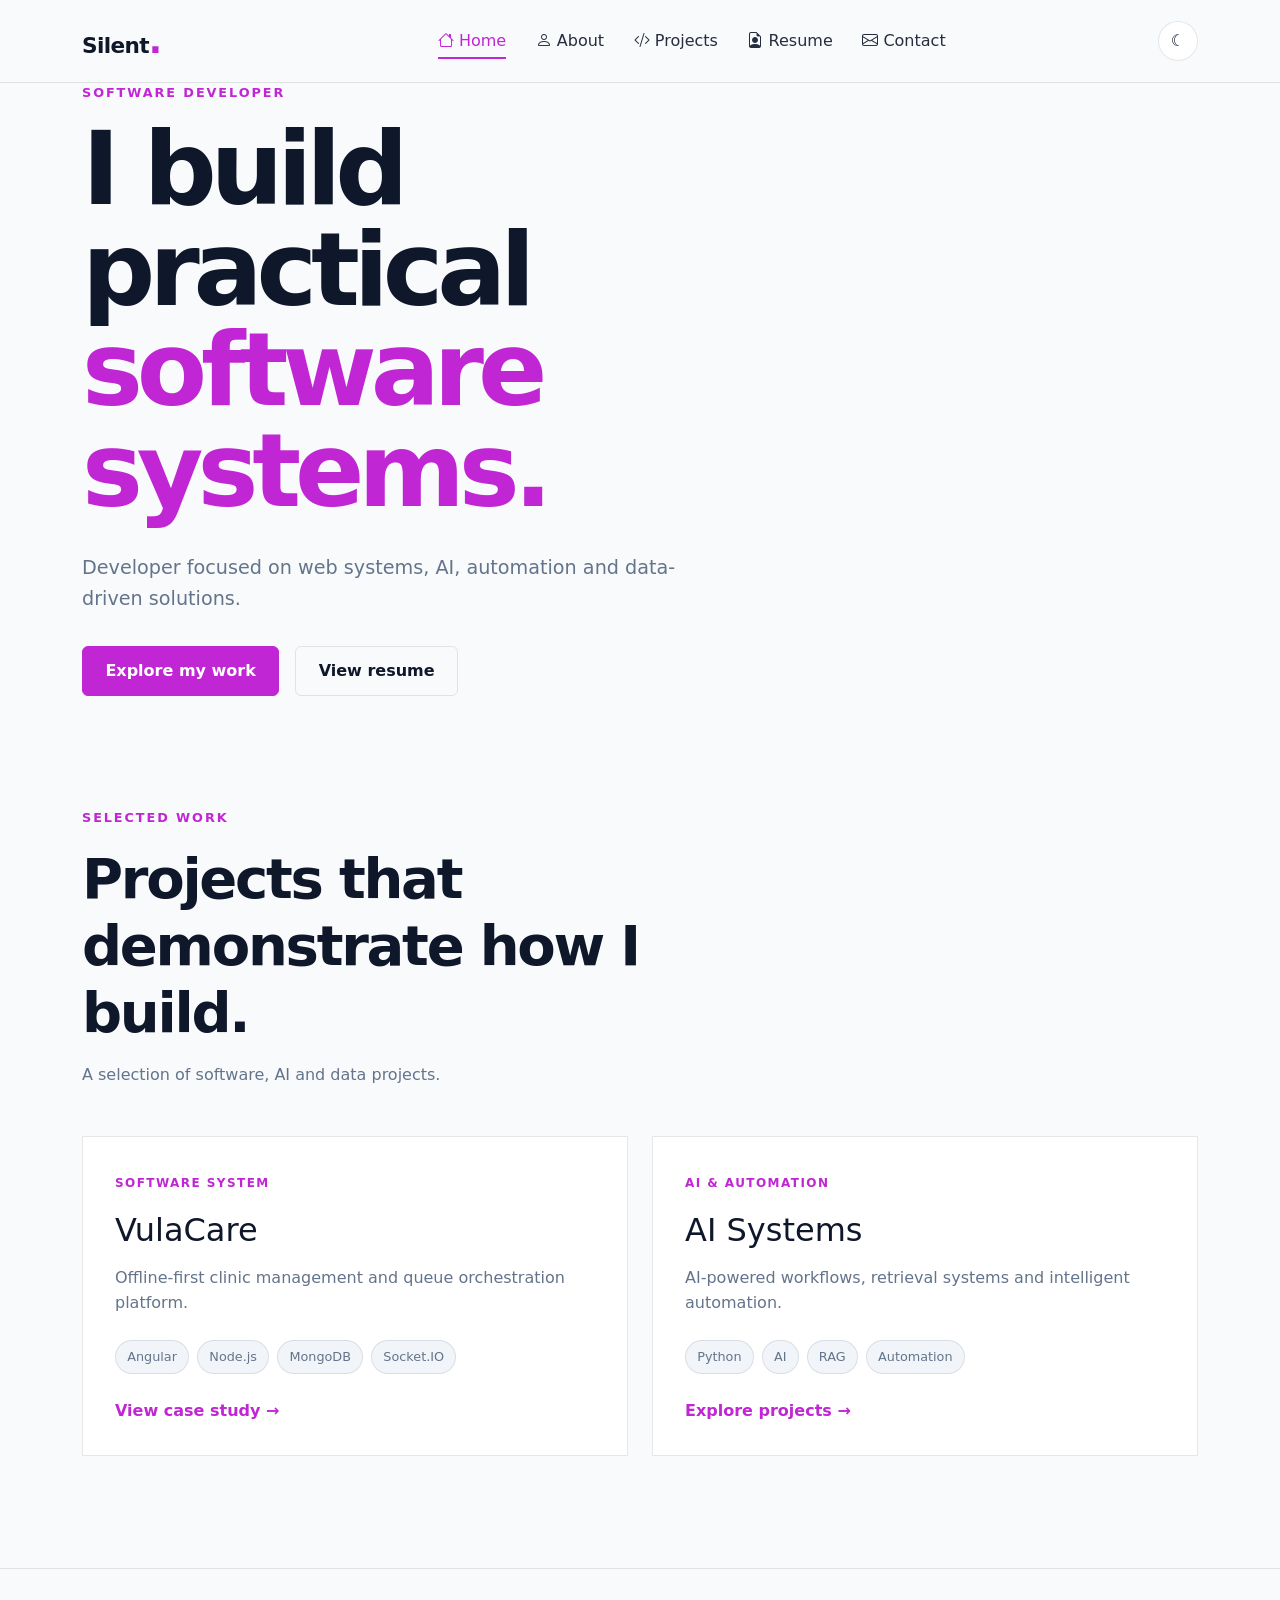
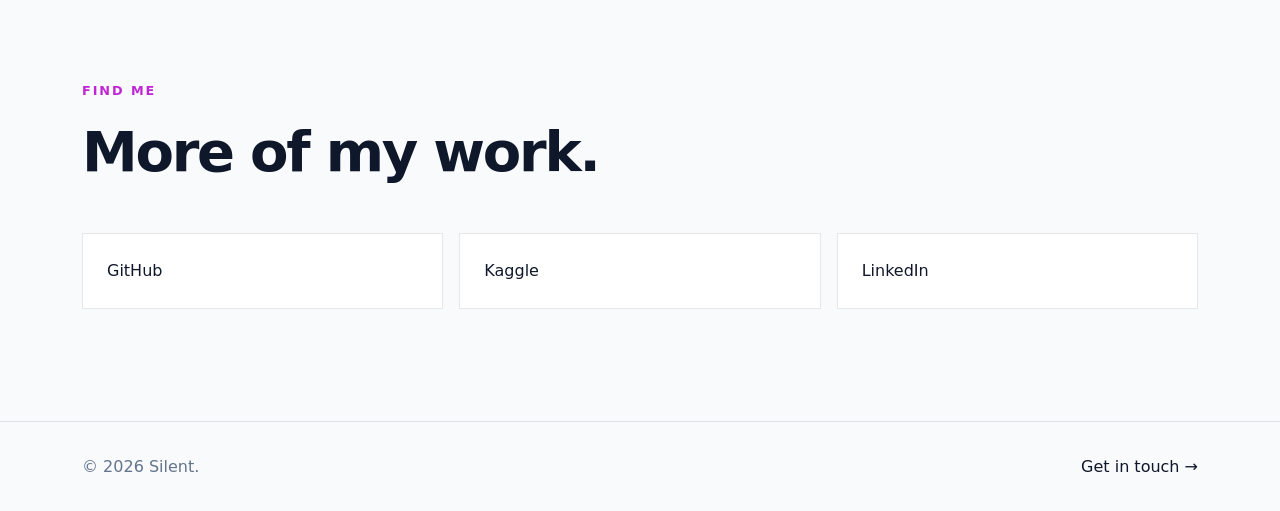
<file: index.html>
<!doctype html>
<html lang="en">
  <head>
    <meta charset="UTF-8" />

    <meta name="viewport" content="width=device-width, initial-scale=1" />

    <meta
      name="description"
      content="Silent — Software Developer building practical software systems, AI solutions and data-driven applications."
    />

    <meta name="author" content="Silent" />

    <title>Silent | Software Developer</title>

    <!-- Bootstrap 5.3.8 -->
    <link
      href="https://cdn.jsdelivr.net/npm/bootstrap@5.3.8/dist/css/bootstrap.min.css"
      rel="stylesheet"
    />
    <link
      href="https://cdn.jsdelivr.net/npm/bootstrap-icons@1.13.1/font/bootstrap-icons.css"
      rel="stylesheet"
    />

    <!-- Custom CSS -->
    <link rel="stylesheet" href="css/main.css" />
    <link
      rel="icon"
      type="image/svg+xml"
      href="assets/icons/favicon-light.svg"
    />
    <link rel="stylesheet" href="css/responsive.css" />
  </head>

  <body>
    <!-- Navigation -->
    <nav class="navbar navbar-expand-lg sticky-top portfolio-navbar">
      <div class="container">
        <a class="navbar-brand" href="index.html">
          Silent<span class="brand-accent">.</span>
        </a>

        <!-- Mobile / navbar controls -->
        <div class="navbar-controls">
          <button
            id="themeToggle"
            class="theme-toggle"
            type="button"
            aria-label="Switch theme"
          >
            <span id="themeIcon">☀</span>
          </button>

          <button
            class="navbar-toggler"
            type="button"
            data-bs-toggle="collapse"
            data-bs-target="#portfolioNavigation"
            aria-controls="portfolioNavigation"
            aria-expanded="false"
            aria-label="Toggle navigation"
          >
            <span class="navbar-toggler-icon"></span>
          </button>
        </div>

        <div class="collapse navbar-collapse" id="portfolioNavigation">
          <ul class="navbar-nav mb-2 mb-lg-0">
            <li class="nav-item">
              <a class="nav-link" href="index.html"
                ><i class="bi bi-house"></i> Home</a
              >
            </li>

            <li class="nav-item">
              <a class="nav-link" href="about.html">
                <i class="bi bi-person"></i> About
              </a>
            </li>

            <li class="nav-item">
              <a class="nav-link" href="projects.html"
                ><i class="bi bi-code-slash"></i> Projects</a
              >
            </li>

            <li class="nav-item">
              <a class="nav-link" href="resume.html">
                <i class="bi bi-file-earmark-person"></i> Resume</a
              >
            </li>

            <li class="nav-item">
              <a class="nav-link" href="contact.html">
                <i class="bi bi-envelope"></i> Contact</a
              >
            </li>
          </ul>
        </div>
      </div>
    </nav>
    <!-- Hero -->
    <main>
      <section class="hero-section" id="hero">
        <div class="container">
          <div class="row align-items-center min-vh-75">
            <div class="col-lg-8">
              <p class="hero-eyebrow">SOFTWARE DEVELOPER</p>

              <h1 class="hero-title">
                I build practical
                <span class="text-accent"> software systems. </span>
              </h1>

              <p class="hero-description">
                Developer focused on web systems, AI, automation and data-driven
                solutions.
              </p>

              <div class="hero-actions">
                <a href="projects.html" class="btn btn-primary-custom">
                  Explore my work
                </a>

                <a href="resume.html" class="btn btn-outline-custom">
                  View resume
                </a>
              </div>
            </div>
          </div>
        </div>
      </section>

      <!-- Featured Work -->
      <section class="section-padding" id="featured-work">
        <div class="container">
          <div class="section-heading">
            <p class="section-eyebrow">SELECTED WORK</p>

            <h2>Projects that demonstrate how I build.</h2>

            <p>A selection of software, AI and data projects.</p>
          </div>

          <div class="row g-4">
            <!-- VulaCare -->
            <div class="col-lg-6">
              <article class="project-card">
                <div class="project-card-body">
                  <span class="project-category"> SOFTWARE SYSTEM </span>

                  <h3>VulaCare</h3>

                  <p>
                    Offline-first clinic management and queue orchestration
                    platform.
                  </p>

                  <div class="project-technologies">
                    <span>Angular</span>
                    <span>Node.js</span>
                    <span>MongoDB</span>
                    <span>Socket.IO</span>
                  </div>

                  <a href="projects.html" class="project-link">
                    View case study →
                  </a>
                </div>
              </article>
            </div>

            <!-- AI -->
            <div class="col-lg-6">
              <article class="project-card">
                <div class="project-card-body">
                  <span class="project-category"> AI & AUTOMATION </span>

                  <h3>AI Systems</h3>

                  <p>
                    AI-powered workflows, retrieval systems and intelligent
                    automation.
                  </p>

                  <div class="project-technologies">
                    <span>Python</span>
                    <span>AI</span>
                    <span>RAG</span>
                    <span>Automation</span>
                  </div>

                  <a href="projects.html" class="project-link">
                    Explore projects →
                  </a>
                </div>
              </article>
            </div>
          </div>
        </div>
      </section>

      <!-- Developer Profiles -->
      <section class="section-padding profiles-section" id="profiles">
        <div class="container">
          <div class="section-heading">
            <p class="section-eyebrow">FIND ME</p>

            <h2>More of my work.</h2>
          </div>

          <div class="row g-3">
            <div class="col-md-4">
              <a
                href="https://www.github.com/SilentD"
                class="profile-link"
                target="_blank"
                rel="noopener noreferrer"
              >
                GitHub
              </a>
            </div>

            <div class="col-md-4">
              <a
                href="https://www.kaggle.com/SilentD"
                class="profile-link"
                target="_blank"
                rel="noopener noreferrer"
              >
                Kaggle
              </a>
            </div>

            <div class="col-md-4">
              <a
                href="https://www.LinkedIn/in/SilentD"
                class="profile-link"
                target="_blank"
                rel="noopener noreferrer"
              >
                LinkedIn
              </a>
            </div>
          </div>
        </div>
      </section>
    </main>

    <!-- Footer -->
    <footer class="site-footer">
      <div class="container">
        <div class="row align-items-center">
          <div class="col-md-6">
            <p class="mb-0">© <span id="current-year"></span> Silent.</p>
          </div>

          <div class="col-md-6 text-md-end">
            <a href="contact.html"> Get in touch → </a>
          </div>
        </div>
      </div>
    </footer>

    <!-- Bootstrap JavaScript -->
    <script src="https://cdn.jsdelivr.net/npm/bootstrap@5.3.8/dist/js/bootstrap.bundle.min.js"></script>

    <!-- Custom JavaScript -->
    <script src="js/main.js"></script>
  </body>
</html>
</file>
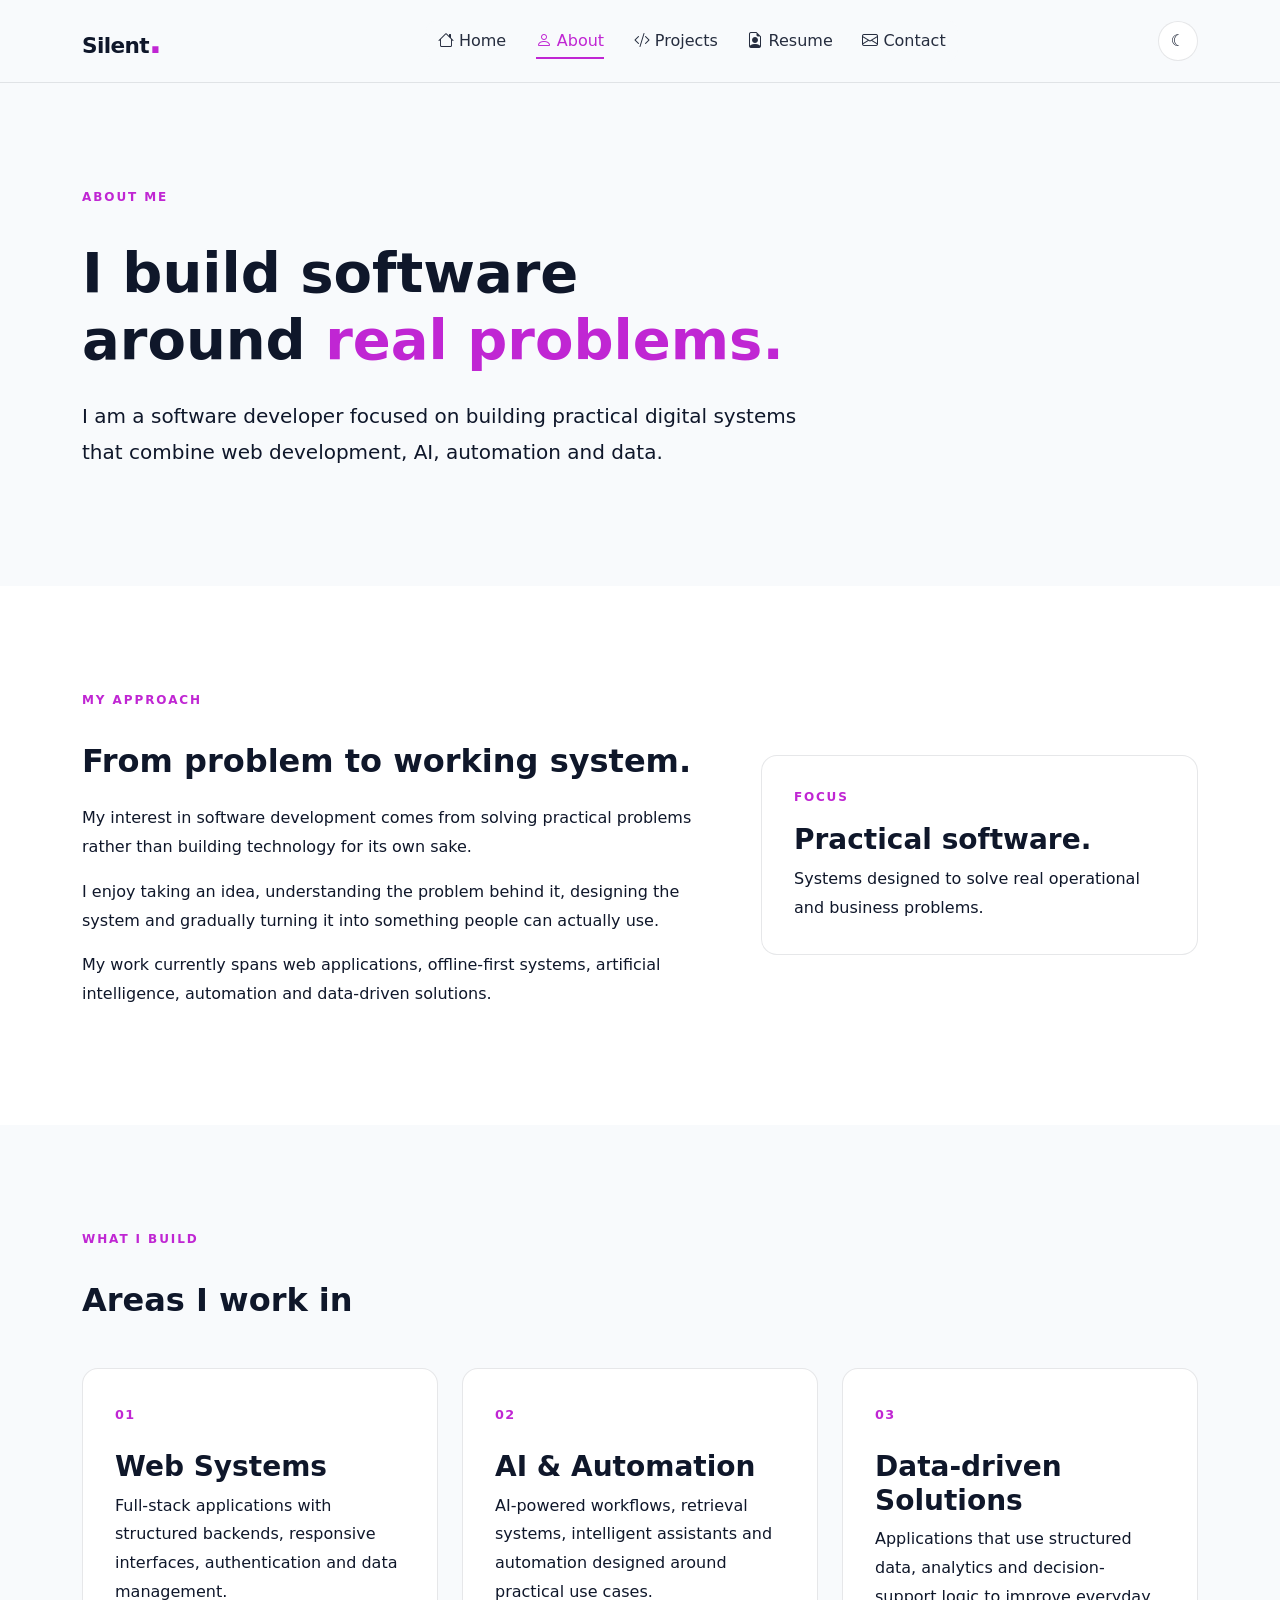
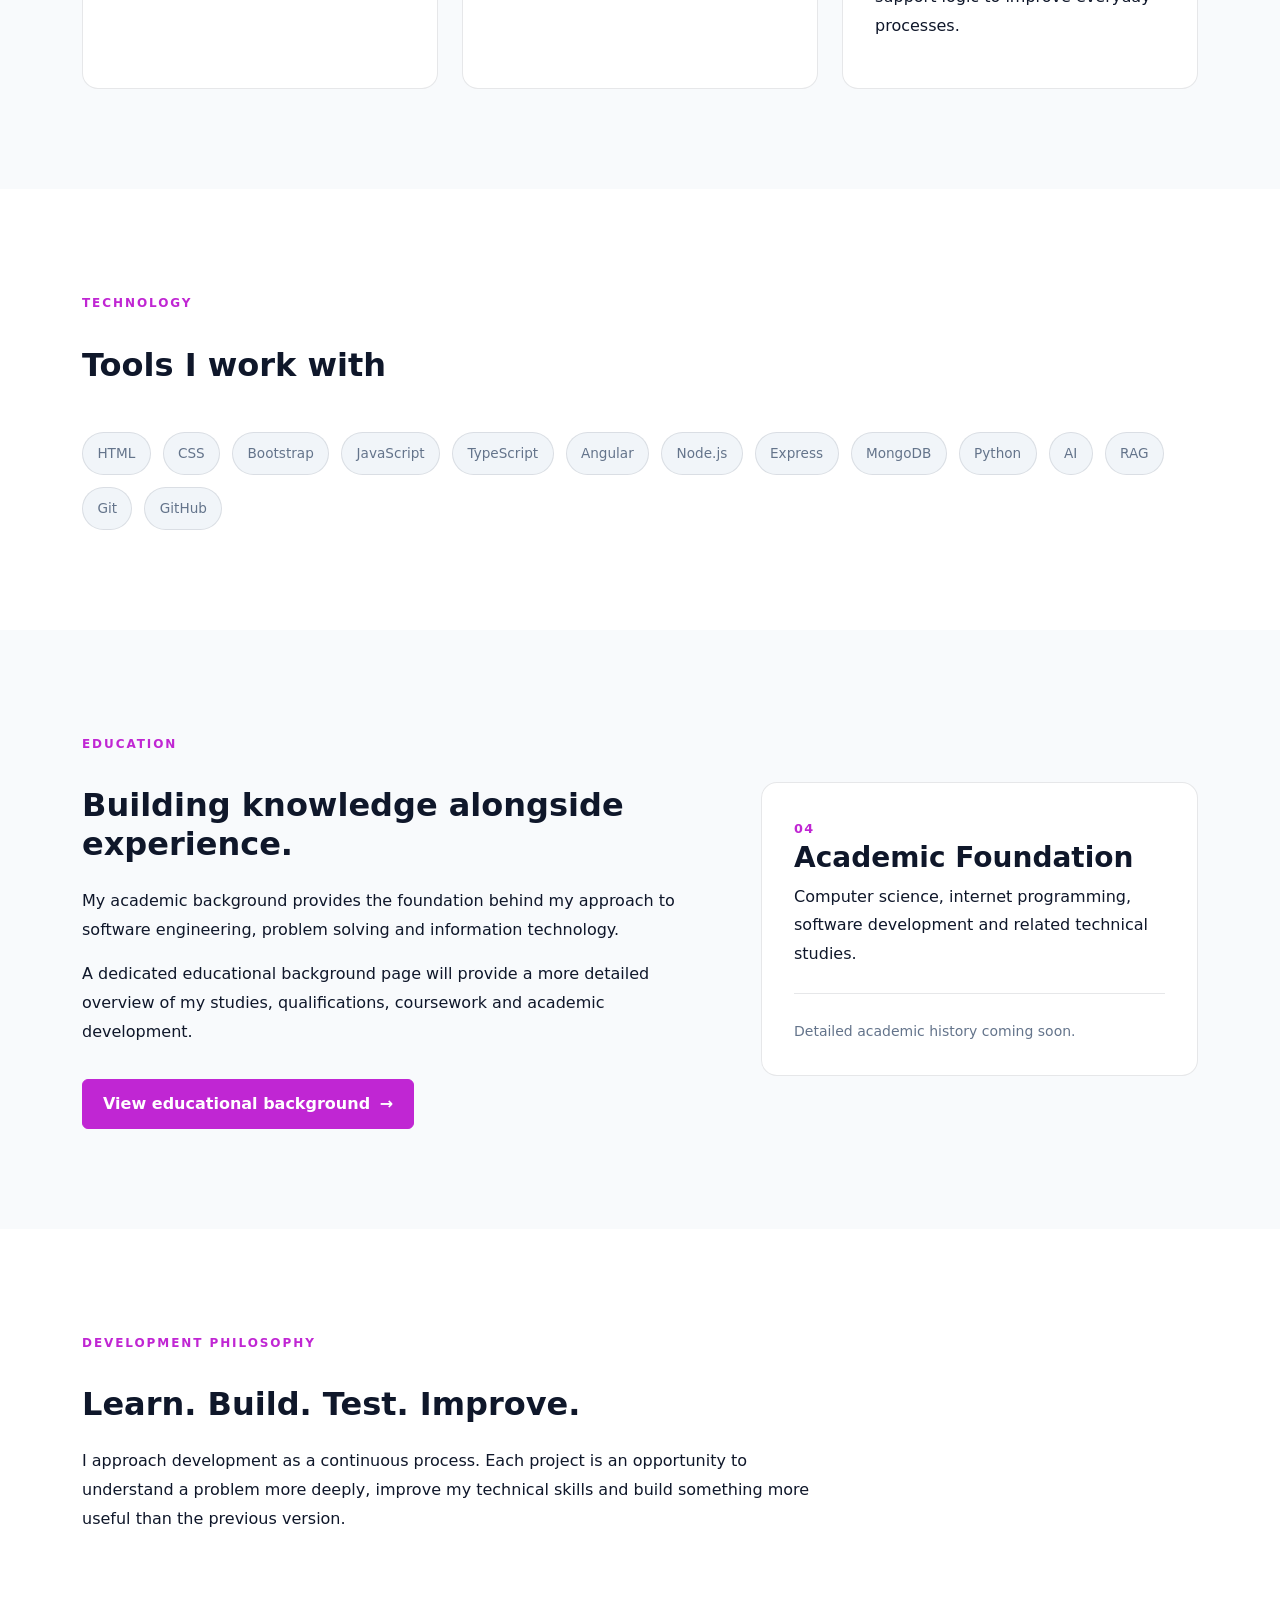
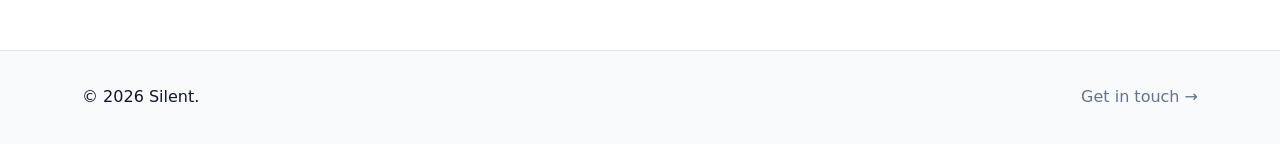
<file: about.html>
<!doctype html>
<html lang="en">
  <head>
    <meta charset="UTF-8" />

    <meta name="viewport" content="width=device-width, initial-scale=1.0" />

    <meta
      name="description"
      content="About Silent — software developer focused on practical web systems, AI, automation and data-driven solutions."
    />

    <meta name="author" content="Silent" />

    <title>About | Silent</title>

    <!-- Bootstrap -->
    <link
      href="https://cdn.jsdelivr.net/npm/bootstrap@5.3.8/dist/css/bootstrap.min.css"
      rel="stylesheet"
    />
    <link
      href="https://cdn.jsdelivr.net/npm/bootstrap-icons@1.13.1/font/bootstrap-icons.css"
      rel="stylesheet"
    />

    <!-- Portfolio CSS -->
    <link rel="stylesheet" href="css/main.css" />

    <link rel="stylesheet" href="css/components.css" />

    <link rel="stylesheet" href="css/responsive.css" />
    <!-- Favicon dark-->

    <link
      rel="icon"
      type="image/svg+xml"
      href="assets/icons/favicon-light.svg"
    />
  </head>

  <body class="about-page">
    <!-- Navigation -->
    <nav class="navbar navbar-expand-lg sticky-top portfolio-navbar">
      <div class="container">
        <a class="navbar-brand" href="index.html">
          Silent<span class="brand-accent">.</span>
        </a>

        <!-- Mobile / navbar controls -->
        <div class="navbar-controls">
          <button
            id="themeToggle"
            class="theme-toggle"
            type="button"
            aria-label="Switch theme"
          >
            <span id="themeIcon">☀</span>
          </button>

          <button
            class="navbar-toggler"
            type="button"
            data-bs-toggle="collapse"
            data-bs-target="#portfolioNavigation"
            aria-controls="portfolioNavigation"
            aria-expanded="false"
            aria-label="Toggle navigation"
          >
            <span class="navbar-toggler-icon"></span>
          </button>
        </div>

        <div class="collapse navbar-collapse" id="portfolioNavigation">
          <ul class="navbar-nav mb-2 mb-lg-0">
            <li class="nav-item">
              <a class="nav-link" href="index.html"
                ><i class="bi bi-house"></i> Home</a
              >
            </li>

            <li class="nav-item">
              <a class="nav-link" href="about.html">
                <i class="bi bi-person"></i> About
              </a>
            </li>

            <li class="nav-item">
              <a class="nav-link" href="projects.html"
                ><i class="bi bi-code-slash"></i> Projects</a
              >
            </li>

            <li class="nav-item">
              <a class="nav-link" href="resume.html">
                <i class="bi bi-file-earmark-person"></i> Resume</a
              >
            </li>

            <li class="nav-item">
              <a class="nav-link" href="contact.html">
                <i class="bi bi-envelope"></i> Contact</a
              >
            </li>
          </ul>
        </div>
      </div>
    </nav>
    <main>
      <!-- About Hero -->
      <section class="section-padding">
        <div class="container">
          <div class="row">
            <div class="col-lg-8">
              <span class="section-eyebrow"> ABOUT ME </span>

              <h1 class="display-4 fw-bold mt-3">
                I build software around
                <span class="text-accent"> real problems. </span>
              </h1>

              <p class="lead text-muted mt-4">
                I am a software developer focused on building practical digital
                systems that combine web development, AI, automation and data.
              </p>
            </div>
          </div>
        </div>
      </section>

      <!-- About Me -->
      <section class="section-padding section-surface">
        <div class="container">
          <div class="row g-5 align-items-center">
            <div class="col-lg-7">
              <span class="section-eyebrow"> MY APPROACH </span>

              <h2 class="section-title mt-3">
                From problem to working system.
              </h2>

              <p class="text-muted mt-4">
                My interest in software development comes from solving practical
                problems rather than building technology for its own sake.
              </p>

              <p class="text-muted">
                I enjoy taking an idea, understanding the problem behind it,
                designing the system and gradually turning it into something
                people can actually use.
              </p>

              <p class="text-muted">
                My work currently spans web applications, offline-first systems,
                artificial intelligence, automation and data-driven solutions.
              </p>
            </div>

            <div class="col-lg-5">
              <div class="about-highlight-card">
                <span class="highlight-label"> FOCUS </span>

                <h3>Practical software.</h3>

                <p class="text-muted mb-0">
                  Systems designed to solve real operational and business
                  problems.
                </p>
              </div>
            </div>
          </div>
        </div>
      </section>

      <!-- What I Build -->
      <section class="section-padding">
        <div class="container">
          <div class="mb-5">
            <span class="section-eyebrow"> WHAT I BUILD </span>

            <h2 class="section-title mt-3">Areas I work in</h2>
          </div>

          <div class="row g-4">
            <div class="col-md-4">
              <article class="portfolio-card h-100">
                <span class="card-number"> 01 </span>

                <h3>Web Systems</h3>

                <p class="text-muted">
                  Full-stack applications with structured backends, responsive
                  interfaces, authentication and data management.
                </p>
              </article>
            </div>

            <div class="col-md-4">
              <article class="portfolio-card h-100">
                <span class="card-number"> 02 </span>

                <h3>AI & Automation</h3>

                <p class="text-muted">
                  AI-powered workflows, retrieval systems, intelligent
                  assistants and automation designed around practical use cases.
                </p>
              </article>
            </div>

            <div class="col-md-4">
              <article class="portfolio-card h-100">
                <span class="card-number"> 03 </span>

                <h3>Data-driven Solutions</h3>

                <p class="text-muted">
                  Applications that use structured data, analytics and
                  decision-support logic to improve everyday processes.
                </p>
              </article>
            </div>
          </div>
        </div>
      </section>

      <!-- Technology Stack -->
      <section class="section-padding section-surface">
        <div class="container">
          <div class="mb-5">
            <span class="section-eyebrow"> TECHNOLOGY </span>

            <h2 class="section-title mt-3">Tools I work with</h2>
          </div>

          <div class="tech-list">
            <span class="tech-tag">HTML</span>
            <span class="tech-tag">CSS</span>
            <span class="tech-tag">Bootstrap</span>
            <span class="tech-tag">JavaScript</span>
            <span class="tech-tag">TypeScript</span>
            <span class="tech-tag">Angular</span>
            <span class="tech-tag">Node.js</span>
            <span class="tech-tag">Express</span>
            <span class="tech-tag">MongoDB</span>
            <span class="tech-tag">Python</span>
            <span class="tech-tag">AI</span>
            <span class="tech-tag">RAG</span>
            <span class="tech-tag">Git</span>
            <span class="tech-tag">GitHub</span>
          </div>
        </div>
      </section>

      <!-- Education Preview -->
      <section class="section-padding">
        <div class="container">
          <div class="row g-5 align-items-center">
            <div class="col-lg-7">
              <span class="section-eyebrow"> EDUCATION </span>

              <h2 class="section-title mt-3">
                Building knowledge alongside experience.
              </h2>

              <p class="text-muted mt-4">
                My academic background provides the foundation behind my
                approach to software engineering, problem solving and
                information technology.
              </p>

              <p class="text-muted">
                A dedicated educational background page will provide a more
                detailed overview of my studies, qualifications, coursework and
                academic development.
              </p>

              <a href="education.html" class="btn btn-accent mt-3">
                View educational background
                <span aria-hidden="true">→</span>
              </a>
            </div>

            <div class="col-lg-5">
              <div class="education-preview-card">
                <span class="card-number"> 04 </span>

                <h3>Academic Foundation</h3>

                <p class="text-muted">
                  Computer science, internet programming, software development
                  and related technical studies.
                </p>

                <div class="preview-line"></div>

                <small class="text-muted">
                  Detailed academic history coming soon.
                </small>
              </div>
            </div>
          </div>
        </div>
      </section>

      <!-- Development Approach -->
      <section class="section-padding section-surface">
        <div class="container">
          <div class="row">
            <div class="col-lg-8">
              <span class="section-eyebrow"> DEVELOPMENT PHILOSOPHY </span>

              <h2 class="section-title mt-3">Learn. Build. Test. Improve.</h2>

              <p class="text-muted mt-4">
                I approach development as a continuous process. Each project is
                an opportunity to understand a problem more deeply, improve my
                technical skills and build something more useful than the
                previous version.
              </p>
            </div>
          </div>
        </div>
      </section>
    </main>

    <!-- Footer -->
    <footer class="portfolio-footer">
      <div class="container">
        <div
          class="d-flex flex-column flex-md-row justify-content-between align-items-center gap-3"
        >
          <p class="mb-0 text-muted">
            © <span id="current-year"></span> Silent.
          </p>

          <a href="contact.html" class="footer-link"> Get in touch → </a>
        </div>
      </div>
    </footer>

    <!-- Bootstrap JS -->
    <script src="https://cdn.jsdelivr.net/npm/bootstrap@5.3.8/dist/js/bootstrap.bundle.min.js"></script>

    <!-- Portfolio JS -->
    <script src="js/main.js"></script>
  </body>
</html>
</file>
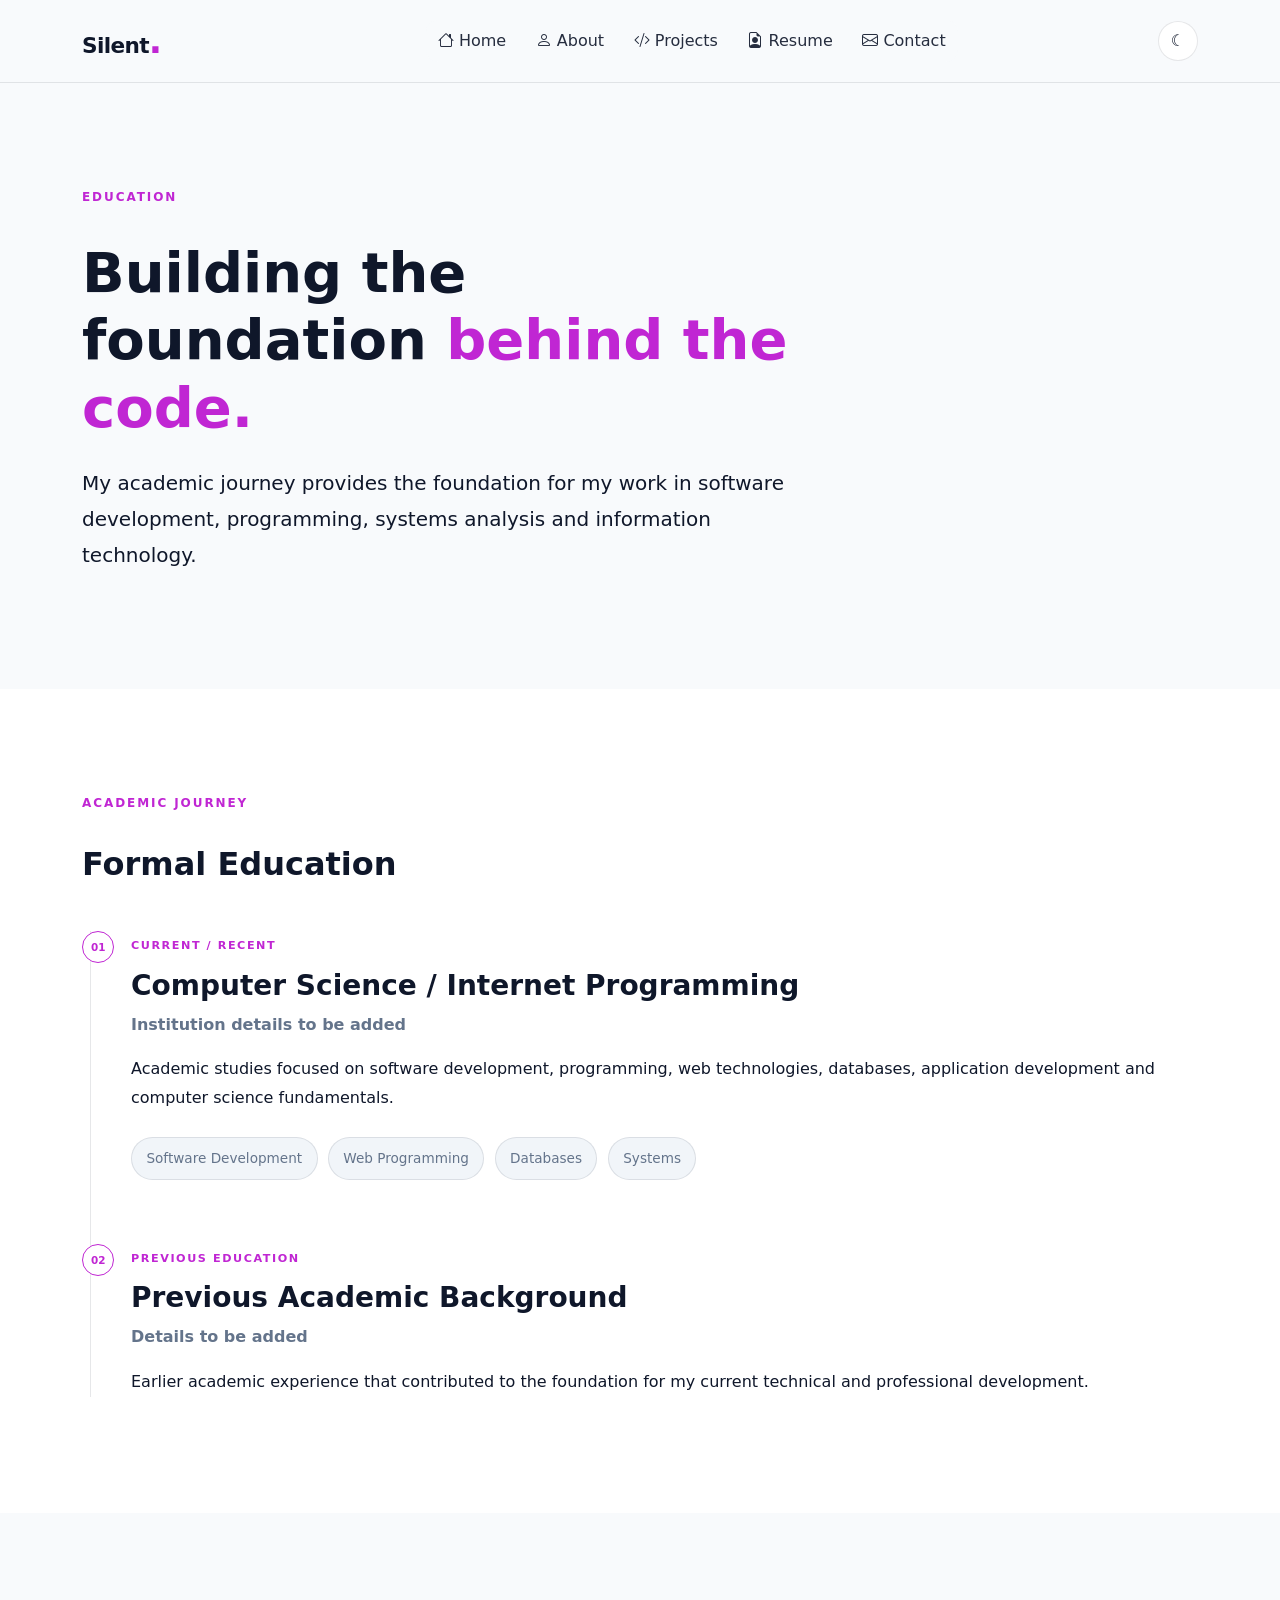
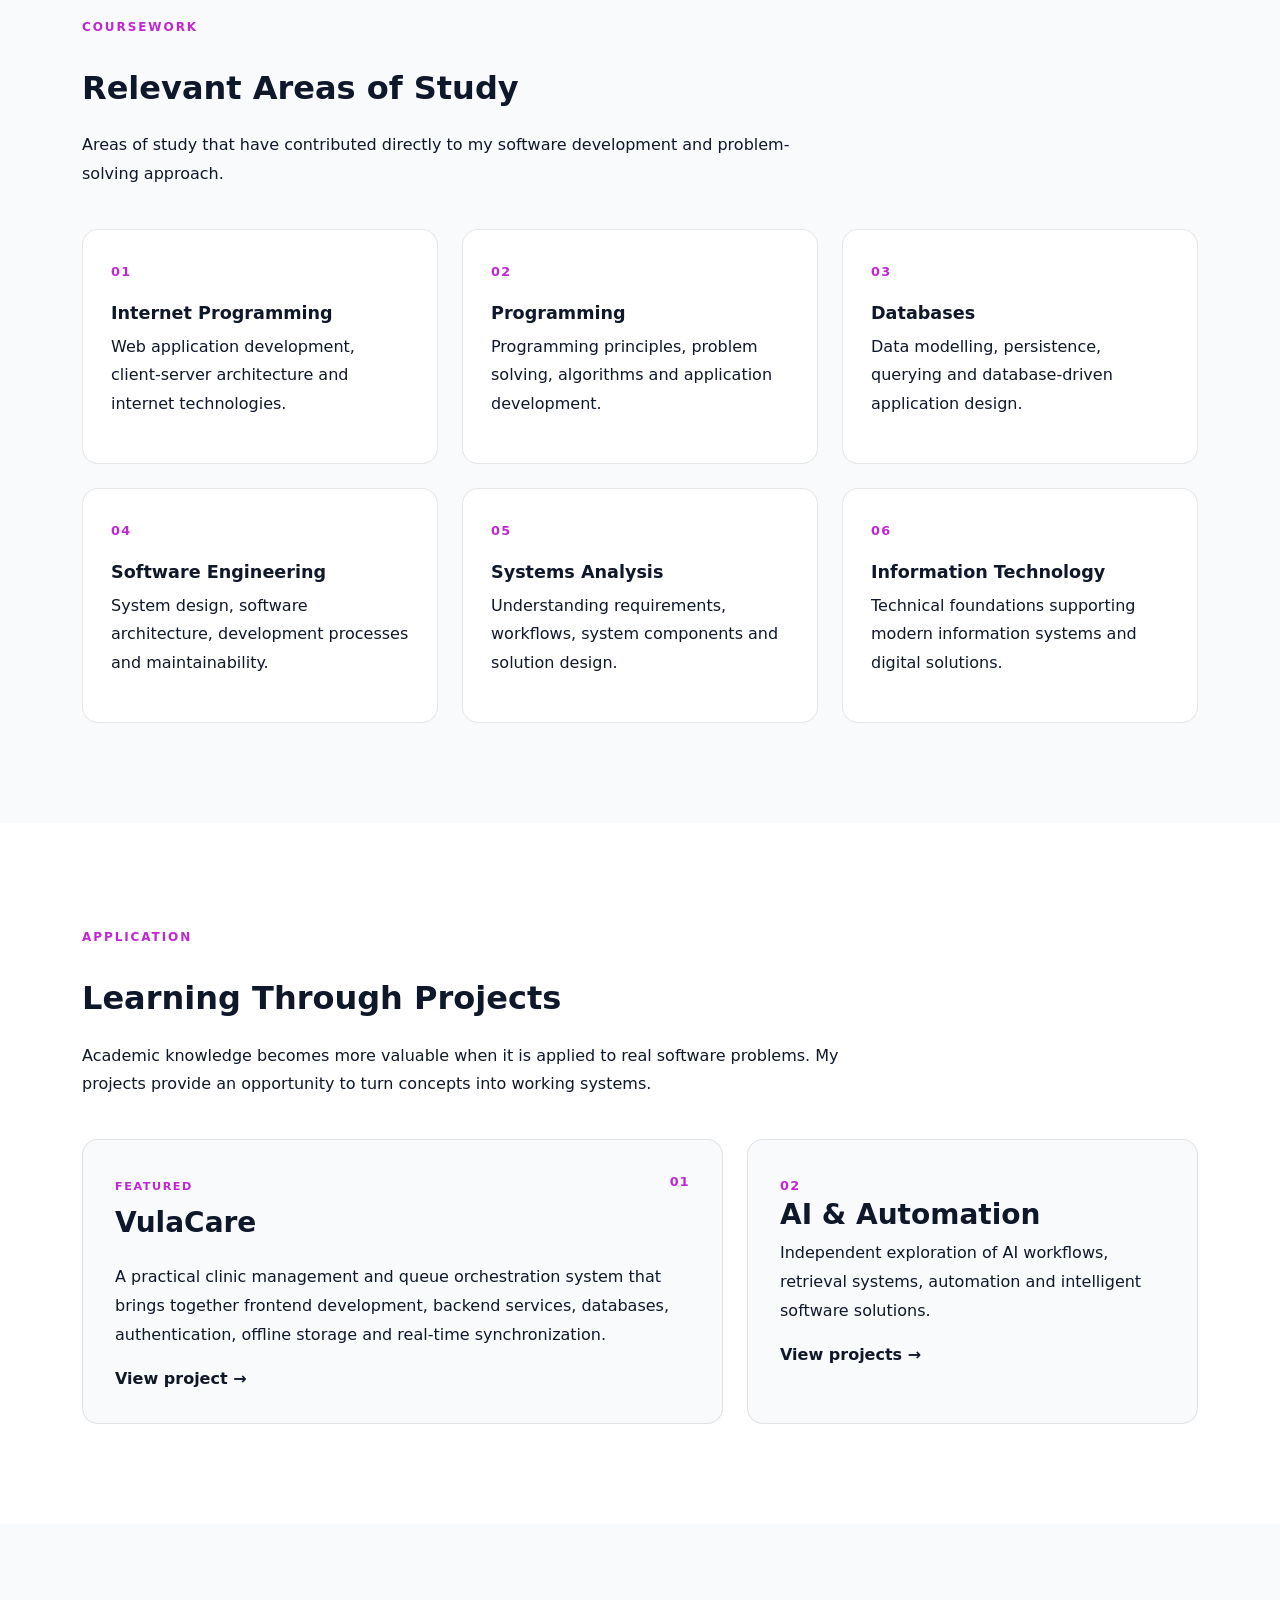
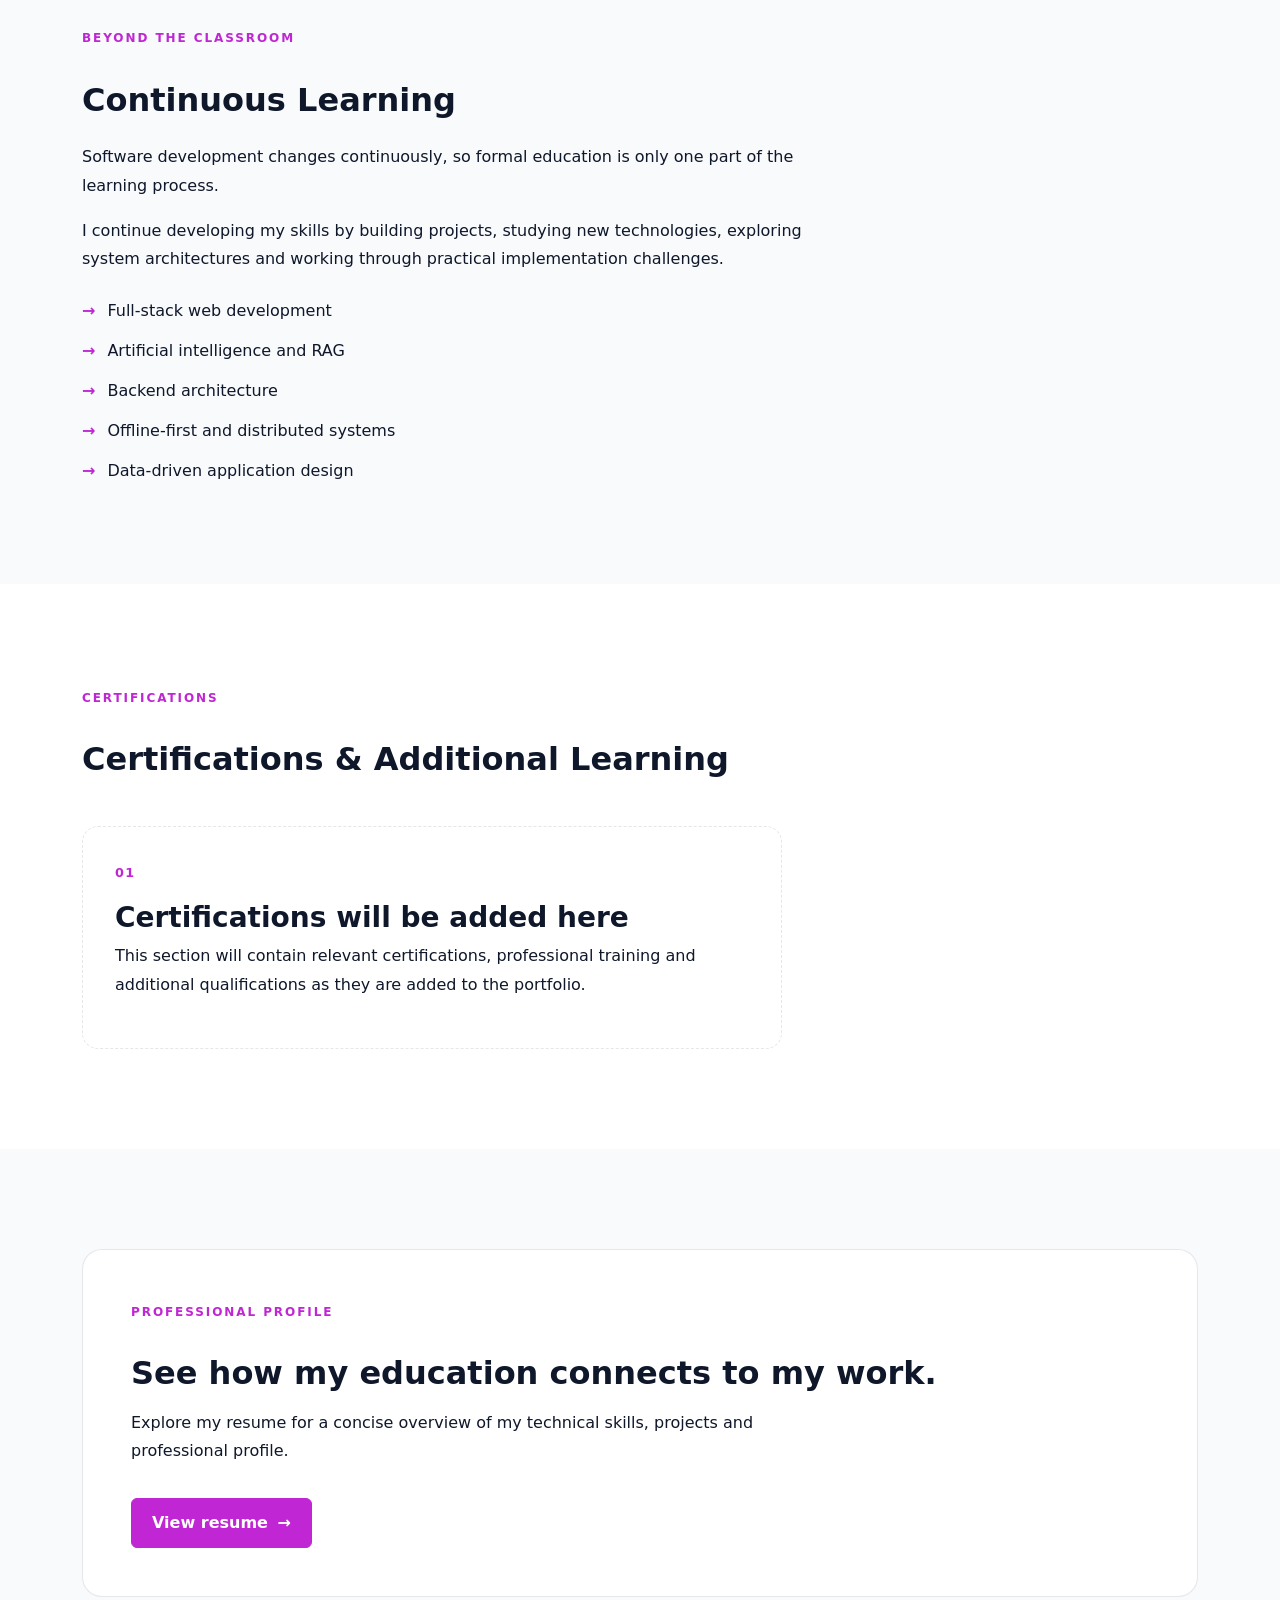
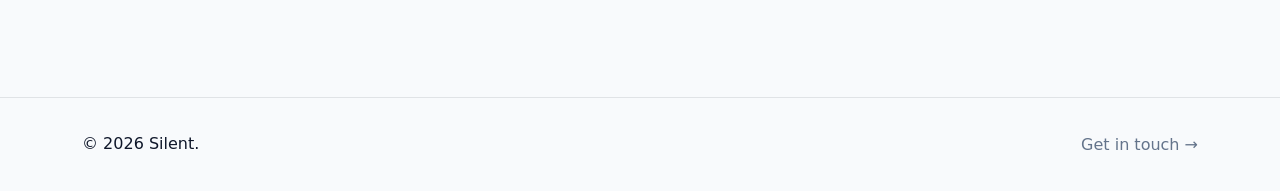
<file: education.html>
<!doctype html>
<html lang="en">
  <head>
    <meta charset="UTF-8" />

    <meta name="viewport" content="width=device-width, initial-scale=1.0" />

    <meta
      name="description"
      content="Educational background of Silent — academic studies, coursework, projects and continuous learning."
    />

    <meta name="author" content="Silent" />

    <title>Education | Silent</title>

    <link
      href="https://cdn.jsdelivr.net/npm/bootstrap@5.3.8/dist/css/bootstrap.min.css"
      rel="stylesheet"
    />
    <link
      href="https://cdn.jsdelivr.net/npm/bootstrap-icons@1.13.1/font/bootstrap-icons.css"
      rel="stylesheet"
    />

    <link rel="stylesheet" href="css/main.css" />

    <link rel="stylesheet" href="css/components.css" />
    <link
      rel="icon"
      type="image/svg+xml"
      href="assets/icons/favicon-light.svg"
    />
    <link rel="stylesheet" href="css/responsive.css" />
  </head>

  <body class="education-page">
    <!-- Navigation -->
    <nav class="navbar navbar-expand-lg sticky-top portfolio-navbar">
      <div class="container">
        <a class="navbar-brand" href="index.html">
          Silent<span class="brand-accent">.</span>
        </a>

        <!-- Mobile / navbar controls -->
        <div class="navbar-controls">
          <button
            id="themeToggle"
            class="theme-toggle"
            type="button"
            aria-label="Switch theme"
          >
            <span id="themeIcon">☀</span>
          </button>

          <button
            class="navbar-toggler"
            type="button"
            data-bs-toggle="collapse"
            data-bs-target="#portfolioNavigation"
            aria-controls="portfolioNavigation"
            aria-expanded="false"
            aria-label="Toggle navigation"
          >
            <span class="navbar-toggler-icon"></span>
          </button>
        </div>

        <div class="collapse navbar-collapse" id="portfolioNavigation">
          <ul class="navbar-nav mb-2 mb-lg-0">
            <li class="nav-item">
              <a class="nav-link" href="index.html"
                ><i class="bi bi-house"></i> Home</a
              >
            </li>

            <li class="nav-item">
              <a class="nav-link" href="about.html">
                <i class="bi bi-person"></i> About
              </a>
            </li>

            <li class="nav-item">
              <a class="nav-link" href="projects.html"
                ><i class="bi bi-code-slash"></i> Projects</a
              >
            </li>

            <li class="nav-item">
              <a class="nav-link" href="resume.html">
                <i class="bi bi-file-earmark-person"></i> Resume</a
              >
            </li>

            <li class="nav-item">
              <a class="nav-link" href="contact.html">
                <i class="bi bi-envelope"></i> Contact</a
              >
            </li>
          </ul>
        </div>
      </div>
    </nav>
    <main>
      <!-- Education Hero -->
      <section class="section-padding">
        <div class="container">
          <div class="row">
            <div class="col-lg-8">
              <span class="section-eyebrow"> EDUCATION </span>

              <h1 class="display-4 fw-bold mt-3">
                Building the foundation
                <span class="text-accent"> behind the code. </span>
              </h1>

              <p class="lead mt-4">
                My academic journey provides the foundation for my work in
                software development, programming, systems analysis and
                information technology.
              </p>
            </div>
          </div>
        </div>
      </section>

      <!-- Academic Journey -->
      <section class="section-padding section-surface">
        <div class="container">
          <span class="section-eyebrow"> ACADEMIC JOURNEY </span>

          <h2 class="section-title mt-3">Formal Education</h2>

          <div class="education-timeline mt-5">
            <!-- Current / Most Recent -->
            <article class="education-entry">
              <div class="education-marker">01</div>

              <div class="education-content">
                <span class="education-status"> CURRENT / RECENT </span>

                <h3>Computer Science / Internet Programming</h3>

                <p class="education-institution">
                  Institution details to be added
                </p>

                <p>
                  Academic studies focused on software development, programming,
                  web technologies, databases, application development and
                  computer science fundamentals.
                </p>

                <div class="education-tags">
                  <span class="tech-tag"> Software Development </span>

                  <span class="tech-tag"> Web Programming </span>

                  <span class="tech-tag"> Databases </span>

                  <span class="tech-tag"> Systems </span>
                </div>
              </div>
            </article>

            <!-- Previous Education -->
            <article class="education-entry">
              <div class="education-marker">02</div>

              <div class="education-content">
                <span class="education-status"> PREVIOUS EDUCATION </span>

                <h3>Previous Academic Background</h3>

                <p class="education-institution">Details to be added</p>

                <p>
                  Earlier academic experience that contributed to the foundation
                  for my current technical and professional development.
                </p>
              </div>
            </article>
          </div>
        </div>
      </section>

      <!-- Relevant Coursework -->
      <section class="section-padding">
        <div class="container">
          <span class="section-eyebrow"> COURSEWORK </span>

          <h2 class="section-title mt-3">Relevant Areas of Study</h2>

          <p class="mt-4 education-intro">
            Areas of study that have contributed directly to my software
            development and problem-solving approach.
          </p>

          <div class="row g-4 mt-3">
            <div class="col-md-6 col-lg-4">
              <article class="course-card">
                <span class="card-number"> 01 </span>

                <h3>Internet Programming</h3>

                <p>
                  Web application development, client-server architecture and
                  internet technologies.
                </p>
              </article>
            </div>

            <div class="col-md-6 col-lg-4">
              <article class="course-card">
                <span class="card-number"> 02 </span>

                <h3>Programming</h3>

                <p>
                  Programming principles, problem solving, algorithms and
                  application development.
                </p>
              </article>
            </div>

            <div class="col-md-6 col-lg-4">
              <article class="course-card">
                <span class="card-number"> 03 </span>

                <h3>Databases</h3>

                <p>
                  Data modelling, persistence, querying and database-driven
                  application design.
                </p>
              </article>
            </div>

            <div class="col-md-6 col-lg-4">
              <article class="course-card">
                <span class="card-number"> 04 </span>

                <h3>Software Engineering</h3>

                <p>
                  System design, software architecture, development processes
                  and maintainability.
                </p>
              </article>
            </div>

            <div class="col-md-6 col-lg-4">
              <article class="course-card">
                <span class="card-number"> 05 </span>

                <h3>Systems Analysis</h3>

                <p>
                  Understanding requirements, workflows, system components and
                  solution design.
                </p>
              </article>
            </div>

            <div class="col-md-6 col-lg-4">
              <article class="course-card">
                <span class="card-number"> 06 </span>

                <h3>Information Technology</h3>

                <p>
                  Technical foundations supporting modern information systems
                  and digital solutions.
                </p>
              </article>
            </div>
          </div>
        </div>
      </section>

      <!-- Academic Projects -->
      <section class="section-padding section-surface">
        <div class="container">
          <span class="section-eyebrow"> APPLICATION </span>

          <h2 class="section-title mt-3">Learning Through Projects</h2>

          <p class="mt-4 education-intro">
            Academic knowledge becomes more valuable when it is applied to real
            software problems. My projects provide an opportunity to turn
            concepts into working systems.
          </p>

          <div class="row g-4 mt-3">
            <div class="col-lg-7">
              <article class="academic-project-card">
                <div
                  class="d-flex justify-content-between align-items-start gap-3"
                >
                  <div>
                    <span class="education-status"> FEATURED </span>

                    <h3 class="mt-2">VulaCare</h3>
                  </div>

                  <span class="card-number"> 01 </span>
                </div>

                <p class="mt-3">
                  A practical clinic management and queue orchestration system
                  that brings together frontend development, backend services,
                  databases, authentication, offline storage and real-time
                  synchronization.
                </p>

                <a href="projects.html" class="project-link">
                  View project →
                </a>
              </article>
            </div>

            <div class="col-lg-5">
              <article class="academic-project-card h-100">
                <span class="card-number"> 02 </span>

                <h3>AI & Automation</h3>

                <p>
                  Independent exploration of AI workflows, retrieval systems,
                  automation and intelligent software solutions.
                </p>

                <a href="projects.html" class="project-link">
                  View projects →
                </a>
              </article>
            </div>
          </div>
        </div>
      </section>

      <!-- Continuous Learning -->
      <section class="section-padding">
        <div class="container">
          <div class="row">
            <div class="col-lg-8">
              <span class="section-eyebrow"> BEYOND THE CLASSROOM </span>

              <h2 class="section-title mt-3">Continuous Learning</h2>

              <p class="mt-4">
                Software development changes continuously, so formal education
                is only one part of the learning process.
              </p>

              <p>
                I continue developing my skills by building projects, studying
                new technologies, exploring system architectures and working
                through practical implementation challenges.
              </p>

              <div class="learning-list mt-4">
                <div class="learning-item">
                  <span>→</span>
                  Full-stack web development
                </div>

                <div class="learning-item">
                  <span>→</span>
                  Artificial intelligence and RAG
                </div>

                <div class="learning-item">
                  <span>→</span>
                  Backend architecture
                </div>

                <div class="learning-item">
                  <span>→</span>
                  Offline-first and distributed systems
                </div>

                <div class="learning-item">
                  <span>→</span>
                  Data-driven application design
                </div>
              </div>
            </div>
          </div>
        </div>
      </section>

      <!-- Certifications -->
      <section class="section-padding section-surface">
        <div class="container">
          <span class="section-eyebrow"> CERTIFICATIONS </span>

          <h2 class="section-title mt-3">
            Certifications & Additional Learning
          </h2>

          <div class="certification-placeholder mt-5">
            <span class="card-number"> 01 </span>

            <h3>Certifications will be added here</h3>

            <p>
              This section will contain relevant certifications, professional
              training and additional qualifications as they are added to the
              portfolio.
            </p>
          </div>
        </div>
      </section>

      <!-- Back to Resume -->
      <section class="section-padding">
        <div class="container">
          <div class="education-cta">
            <span class="section-eyebrow"> PROFESSIONAL PROFILE </span>

            <h2 class="mt-3">See how my education connects to my work.</h2>

            <p>
              Explore my resume for a concise overview of my technical skills,
              projects and professional profile.
            </p>

            <a href="resume.html" class="btn btn-accent mt-3">
              View resume
              <span>→</span>
            </a>
          </div>
        </div>
      </section>
    </main>

    <!-- Footer -->
    <footer class="portfolio-footer">
      <div class="container">
        <div
          class="d-flex flex-column flex-md-row justify-content-between align-items-center gap-3"
        >
          <p class="mb-0">© <span id="current-year"></span> Silent.</p>

          <a href="contact.html" class="footer-link"> Get in touch → </a>
        </div>
      </div>
    </footer>

    <script src="https://cdn.jsdelivr.net/npm/bootstrap@5.3.8/dist/js/bootstrap.bundle.min.js"></script>

    <script src="js/main.js"></script>
  </body>
</html>
</file>
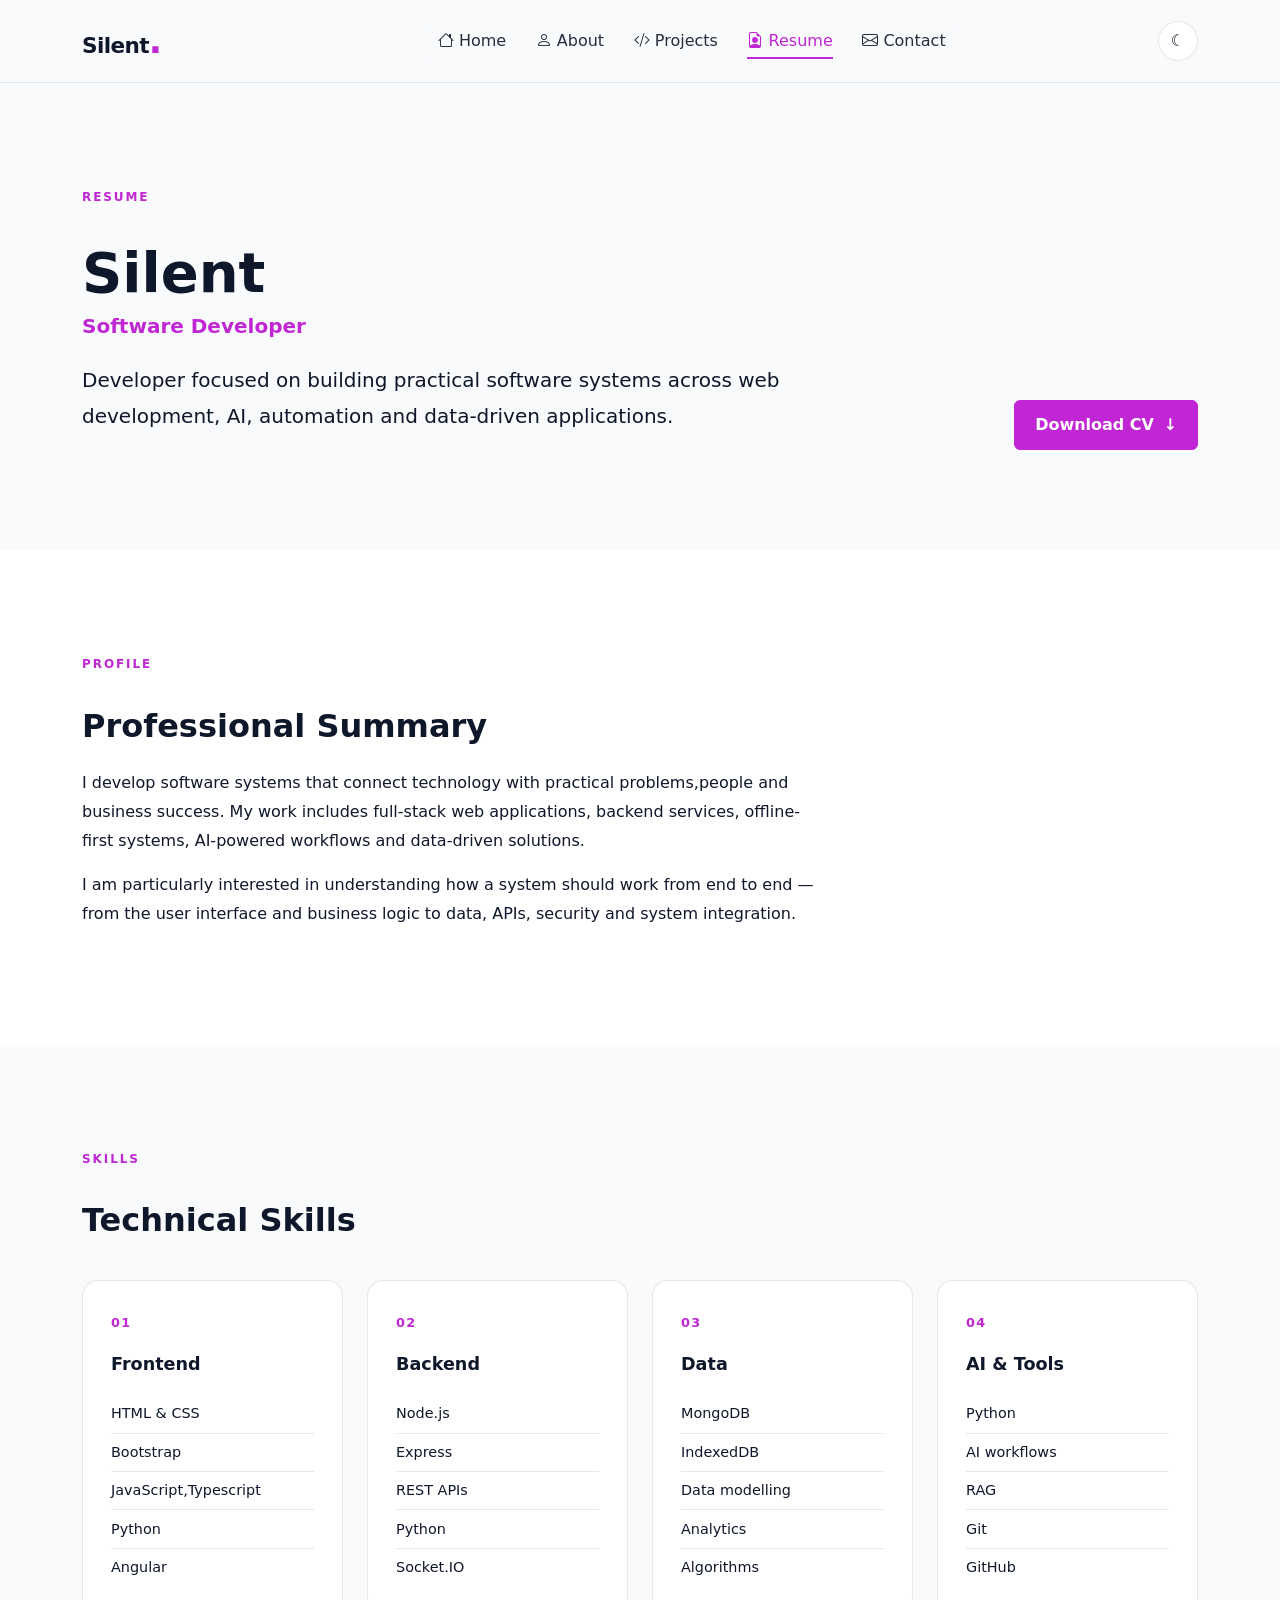
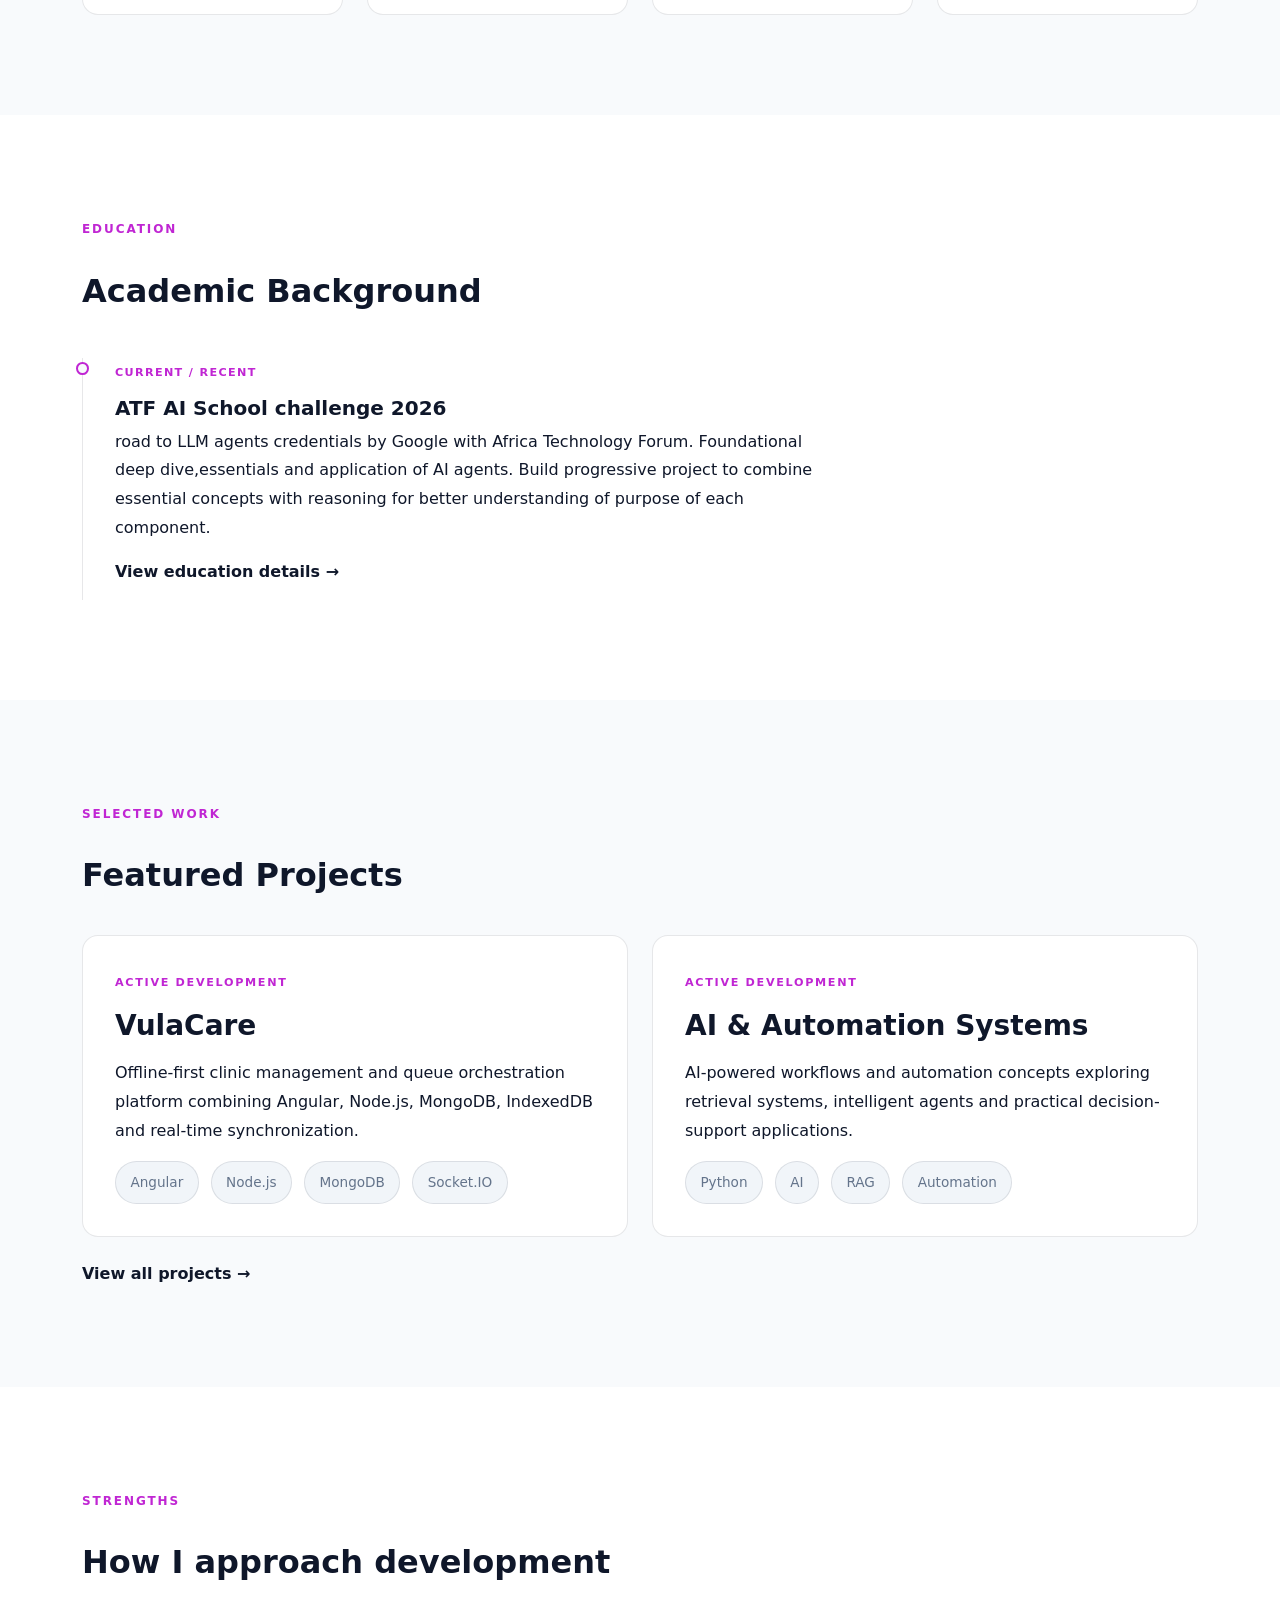
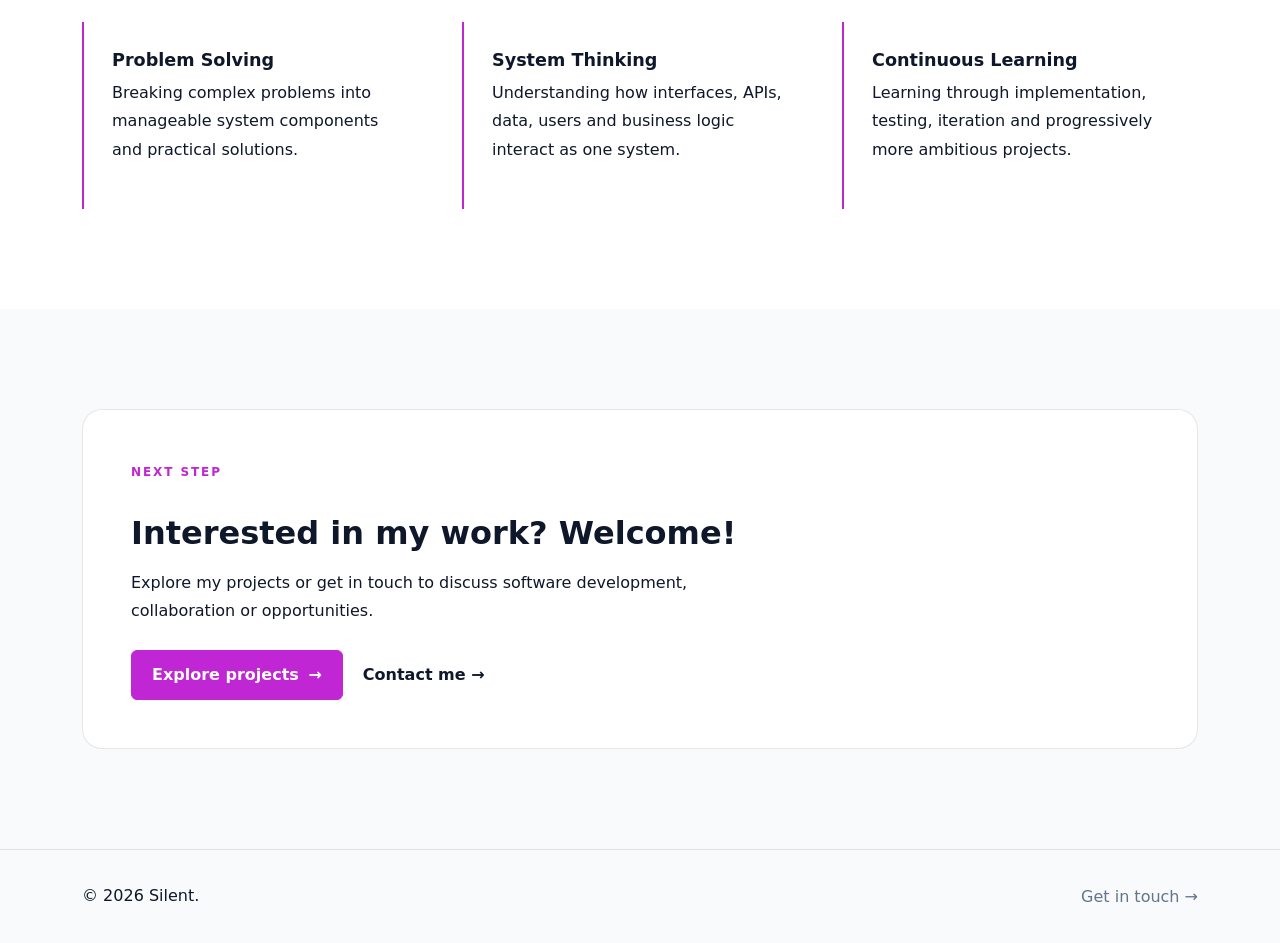
<file: resume.html>
<!doctype html>
<html lang="en">
  <head>
    <meta charset="UTF-8" />

    <meta name="viewport" content="width=device-width, initial-scale=1.0" />

    <meta
      name="description"
      content="Resume of Silent — software developer focused on web systems, AI, automation and data-driven solutions."
    />

    <meta name="author" content="Silent" />

    <title>Resume | Silent</title>

    <link
      href="https://cdn.jsdelivr.net/npm/bootstrap@5.3.8/dist/css/bootstrap.min.css"
      rel="stylesheet"
    />
    <link
      href="https://cdn.jsdelivr.net/npm/bootstrap-icons@1.13.1/font/bootstrap-icons.css"
      rel="stylesheet"
    />
    <link
      rel="icon"
      type="image/svg+xml"
      href="assets/icons/favicon-light.svg"
    />
    <link rel="stylesheet" href="css/main.css" />

    <link rel="stylesheet" href="css/components.css" />

    <link rel="stylesheet" href="css/responsive.css" />
  </head>

  <body class="resume-page">
    <!-- Navigation -->
    <nav class="navbar navbar-expand-lg sticky-top portfolio-navbar">
      <div class="container">
        <a class="navbar-brand" href="index.html">
          Silent<span class="brand-accent">.</span>
        </a>

        <!-- Mobile / navbar controls -->
        <div class="navbar-controls">
          <button
            id="themeToggle"
            class="theme-toggle"
            type="button"
            aria-label="Switch theme"
          >
            <span id="themeIcon">☀</span>
          </button>

          <button
            class="navbar-toggler"
            type="button"
            data-bs-toggle="collapse"
            data-bs-target="#portfolioNavigation"
            aria-controls="portfolioNavigation"
            aria-expanded="false"
            aria-label="Toggle navigation"
          >
            <span class="navbar-toggler-icon"></span>
          </button>
        </div>

        <div class="collapse navbar-collapse" id="portfolioNavigation">
          <ul class="navbar-nav mb-2 mb-lg-0">
            <li class="nav-item">
              <a class="nav-link" href="index.html"
                ><i class="bi bi-house"></i> Home</a
              >
            </li>

            <li class="nav-item">
              <a class="nav-link" href="about.html">
                <i class="bi bi-person"></i> About
              </a>
            </li>

            <li class="nav-item">
              <a class="nav-link" href="projects.html"
                ><i class="bi bi-code-slash"></i> Projects</a
              >
            </li>

            <li class="nav-item">
              <a class="nav-link" href="resume.html">
                <i class="bi bi-file-earmark-person"></i> Resume</a
              >
            </li>

            <li class="nav-item">
              <a class="nav-link" href="contact.html">
                <i class="bi bi-envelope"></i> Contact</a
              >
            </li>
          </ul>
        </div>
      </div>
    </nav>
    <main>
      <!-- Resume Header -->
      <section class="section-padding resume-header">
        <div class="container">
          <div class="row align-items-end g-4">
            <div class="col-lg-8">
              <span class="section-eyebrow"> RESUME </span>

              <h1 class="display-4 fw-bold mt-3">Silent</h1>

              <h2 class="resume-role">Software Developer</h2>

              <p class="lead mt-4">
                Developer focused on building practical software systems across
                web development, AI, automation and data-driven applications.
              </p>
            </div>

            <div class="col-lg-4 text-lg-end">
              <a
                href="assets/documents/Silent_Dumisani_Mantjane_CV.pdf"
                class="btn btn-accent"
                download
              >
                Download CV
                <span>↓</span>
              </a>
            </div>
          </div>
        </div>
      </section>

      <!-- Professional Summary -->
      <section class="section-padding section-surface">
        <div class="container">
          <div class="row">
            <div class="col-lg-8">
              <span class="section-eyebrow"> PROFILE </span>

              <h2 class="section-title mt-3">Professional Summary</h2>

              <p class="mt-4">
                I develop software systems that connect technology with
                practical problems,people and business success. My work includes
                full-stack web applications, backend services, offline-first
                systems, AI-powered workflows and data-driven solutions.
              </p>

              <p>
                I am particularly interested in understanding how a system
                should work from end to end — from the user interface and
                business logic to data, APIs, security and system integration.
              </p>
            </div>
          </div>
        </div>
      </section>

      <!-- Technical Skills -->
      <section class="section-padding">
        <div class="container">
          <span class="section-eyebrow"> SKILLS </span>

          <h2 class="section-title mt-3">Technical Skills</h2>

          <div class="row g-4 mt-3">
            <div class="col-md-6 col-lg-3">
              <div class="resume-skill-card">
                <span class="card-number"> 01 </span>

                <h3>Frontend</h3>

                <ul>
                  <li>HTML & CSS</li>
                  <li>Bootstrap</li>
                  <li>JavaScript,Typescript</li>
                  <li>Python</li>
                  <li>Angular</li>
                </ul>
              </div>
            </div>

            <div class="col-md-6 col-lg-3">
              <div class="resume-skill-card">
                <span class="card-number"> 02 </span>

                <h3>Backend</h3>

                <ul>
                  <li>Node.js</li>
                  <li>Express</li>
                  <li>REST APIs</li>
                  <li>Python</li>
                  <li>Socket.IO</li>
                </ul>
              </div>
            </div>

            <div class="col-md-6 col-lg-3">
              <div class="resume-skill-card">
                <span class="card-number"> 03 </span>

                <h3>Data</h3>

                <ul>
                  <li>MongoDB</li>
                  <li>IndexedDB</li>
                  <li>Data modelling</li>
                  <li>Analytics</li>
                  <li>Algorithms</li>
                </ul>
              </div>
            </div>

            <div class="col-md-6 col-lg-3">
              <div class="resume-skill-card">
                <span class="card-number"> 04 </span>

                <h3>AI & Tools</h3>

                <ul>
                  <li>Python</li>
                  <li>AI workflows</li>
                  <li>RAG</li>
                  <li>Git</li>
                  <li>GitHub</li>
                </ul>
              </div>
            </div>
          </div>
        </div>
      </section>

      <!-- Education -->
      <section class="section-padding section-surface">
        <div class="container">
          <div class="row">
            <div class="col-lg-8">
              <span class="section-eyebrow"> EDUCATION </span>

              <h2 class="section-title mt-3">Academic Background</h2>

              <div class="resume-timeline mt-5">
                <div class="timeline-item">
                  <span class="timeline-marker"></span>

                  <div>
                    <span class="timeline-label"> CURRENT / RECENT </span>

                    <h3>ATF AI School challenge 2026</h3>

                    <p>
                      road to LLM agents credentials by Google with Africa
                      Technology Forum. Foundational deep dive,essentials and
                      application of AI agents. Build progressive project to
                      combine essential concepts with reasoning for better
                      understanding of purpose of each component.
                    </p>

                    <a href="education.html" class="project-link">
                      View education details →
                    </a>
                  </div>
                </div>
              </div>
            </div>
          </div>
        </div>
      </section>

      <!-- Selected Projects -->
      <section class="section-padding">
        <div class="container">
          <span class="section-eyebrow"> SELECTED WORK </span>

          <h2 class="section-title mt-3">Featured Projects</h2>

          <div class="row g-4 mt-3">
            <div class="col-lg-6">
              <article class="resume-project">
                <span class="project-status"> ACTIVE DEVELOPMENT </span>

                <h3>VulaCare</h3>

                <p>
                  Offline-first clinic management and queue orchestration
                  platform combining Angular, Node.js, MongoDB, IndexedDB and
                  real-time synchronization.
                </p>

                <div class="tech-list">
                  <span class="tech-tag"> Angular </span>

                  <span class="tech-tag"> Node.js </span>

                  <span class="tech-tag"> MongoDB </span>

                  <span class="tech-tag"> Socket.IO </span>
                </div>
              </article>
            </div>

            <div class="col-lg-6">
              <article class="resume-project">
                <span class="project-status"> ACTIVE DEVELOPMENT </span>

                <h3>AI & Automation Systems</h3>

                <p>
                  AI-powered workflows and automation concepts exploring
                  retrieval systems, intelligent agents and practical
                  decision-support applications.
                </p>

                <div class="tech-list">
                  <span class="tech-tag"> Python </span>

                  <span class="tech-tag"> AI </span>

                  <span class="tech-tag"> RAG </span>

                  <span class="tech-tag"> Automation </span>
                </div>
              </article>
            </div>
          </div>

          <div class="mt-4">
            <a href="projects.html" class="project-link">
              View all projects →
            </a>
          </div>
        </div>
      </section>

      <!-- Development Strengths -->
      <section class="section-padding section-surface">
        <div class="container">
          <span class="section-eyebrow"> STRENGTHS </span>

          <h2 class="section-title mt-3">How I approach development</h2>

          <div class="row g-4 mt-3">
            <div class="col-md-4">
              <div class="resume-strength">
                <h3>Problem Solving</h3>

                <p>
                  Breaking complex problems into manageable system components
                  and practical solutions.
                </p>
              </div>
            </div>

            <div class="col-md-4">
              <div class="resume-strength">
                <h3>System Thinking</h3>

                <p>
                  Understanding how interfaces, APIs, data, users and business
                  logic interact as one system.
                </p>
              </div>
            </div>

            <div class="col-md-4">
              <div class="resume-strength">
                <h3>Continuous Learning</h3>

                <p>
                  Learning through implementation, testing, iteration and
                  progressively more ambitious projects.
                </p>
              </div>
            </div>
          </div>
        </div>
      </section>

      <!-- Contact CTA -->
      <section class="section-padding">
        <div class="container">
          <div class="resume-cta">
            <span class="section-eyebrow"> NEXT STEP </span>

            <h2 class="mt-3">Interested in my work? Welcome!</h2>

            <p>
              Explore my projects or get in touch to discuss software
              development, collaboration or opportunities.
            </p>

            <div class="project-actions mt-4">
              <a href="projects.html" class="btn btn-accent">
                Explore projects
                <span>→</span>
              </a>

              <a href="contact.html" class="project-link"> Contact me → </a>
            </div>
          </div>
        </div>
      </section>
    </main>

    <!-- Footer -->
    <footer class="portfolio-footer">
      <div class="container">
        <div
          class="d-flex flex-column flex-md-row justify-content-between align-items-center gap-3"
        >
          <p class="mb-0">© <span id="current-year"></span> Silent.</p>

          <a href="contact.html" class="footer-link"> Get in touch → </a>
        </div>
      </div>
    </footer>

    <script src="https://cdn.jsdelivr.net/npm/bootstrap@5.3.8/dist/js/bootstrap.bundle.min.js"></script>

    <script src="js/main.js"></script>
  </body>
</html>
</file>
<file: css/main.css>
:root {
    --color-background: #0b0f19;
    --color-surface: #111827;
    --color-surface-light: #182235;

    --color-text: #f8fafc;
    --color-text-muted: #94a3b8;

    --color-accent: #d946ef;
    --color-accent-hover: #e879f9;

    --color-border: rgba(255, 255, 255, 0.08);

    --nav-background: rgba(11, 15, 25, 0.92);

    --transition-fast: 180ms ease;
    --transition-medium: 280ms ease;
}


/* =========================
   Light Theme
========================= */

[data-theme="light"] {
    --color-background: #f8fafc;
    --color-surface: #ffffff;
    --color-surface-light: #f1f5f9;

    --color-text: #0f172a;
    --color-text-muted: #64748b;

    --color-accent: #c026d3;
    --color-accent-hover: #a21caf;

    --color-border: rgba(15, 23, 42, 0.1);

    --nav-background: rgba(248, 250, 252, 0.92);
}


/* =========================
   Base
========================= */

html {
    scroll-behavior: smooth;
}

body {
    background: var(--color-background);
    color: var(--color-text);

    font-family:
        Inter,
        system-ui,
        -apple-system,
        BlinkMacSystemFont,
        "Segoe UI",
        sans-serif;

    line-height: 1.6;
}

a {
    color: inherit;
    text-decoration: none;
}

a:hover {
    color: inherit;
}


/* =========================
   Navigation
========================= */
/* ========================================
   NAVBAR LAYOUT
   ======================================== */

.portfolio-navbar .container {
    display: flex;
    align-items: center;
}

.navbar-brand {
    flex-shrink: 0;
}

.navbar-controls {
    display: flex;
    align-items: center;
    gap: 0.75rem;
    margin-left: auto;
}

/* Desktop navigation */

@media (min-width: 992px) {

    .navbar-controls {
        
        margin-left: 0;
        display: grid;
        align-items: right;
        order: 3;
    }

    .navbar-collapse {
        flex-grow: 0;
        margin-left: 3rem;
    }

    .navbar-nav {
        gap: 0.35rem;
    }

    .theme-toggle {
        margin-left: 1rem;
    }
} 

/* Mobile navigation */

@media (max-width: 991.98px) {

    .navbar-controls {
        margin-left: auto;
    }

    .navbar-collapse {
        width: 100%;
        flex-basis: 100%;
    }

    .theme-toggle {
        margin-left: 0;
    }

    .navbar-toggler {
        margin-left: 0;
    }
}

.portfolio-navbar {
    background: var(--nav-background);
    border-bottom: 1px solid var(--color-border);

    backdrop-filter: blur(12px);
    -webkit-backdrop-filter: blur(12px);

    transition:
        background var(--transition-medium),
        border-color var(--transition-medium);
}

.navbar-brand {
    color: var(--color-text);
    font-size: 1.35rem;
    font-weight: 700;
    letter-spacing: -0.03em;
}

.navbar-brand:hover {
    color: var(--color-text);
}

.brand-accent {
    font-size: 35px;
    color: var(--color-accent);
}

.navbar-nav {
    gap: 0.35rem;
}

.nav-link {
    position: relative;

    color: var(--color-text) !important;
    opacity: 0.9;

    margin-left: 0;
    padding: 0.5rem 0.75rem !important;

    transition:
        color var(--transition-fast),
        opacity var(--transition-fast),
        transform var(--transition-fast);
}

.nav-link::after {
    content: "";

    position: absolute;
    left: 0.75rem;
    right: 0.75rem;
    bottom: 0.15rem;

    height: 2px;

    background: var(--color-accent);

    transform: scaleX(0);
    transform-origin: left;

    transition:
        transform var(--transition-fast);
}

.nav-link:hover,
.nav-link:focus {
    color: var(--color-accent) !important;
    opacity: 1;
    transform: translateX(2px);
}

.nav-link:hover::after,
.nav-link.active::after {
    transform: scaleX(1);
}

.nav-link.active {
    color: var(--color-accent) !important;
    opacity: 1;
}


/* =========================
   Mobile Navigation
========================= */

.navbar-collapse {
    background: var(--nav-background);
    border-radius: 0.75rem;
}

@media (max-width: 991.98px) {
    .contact-icon {
  background: var(--color-surface-light);
}
    .navbar-collapse {
        margin-top: 1rem;
        padding: 0.5rem;

        border: 1px solid var(--color-border);
    }

    .navbar-collapse .nav-link {
        display: block;

        padding: 0.8rem 1rem !important;

        border-radius: 0.5rem;
    }

    .navbar-collapse .nav-link:hover,
    .navbar-collapse .nav-link:focus,
    .navbar-collapse .nav-link.active {
        background: var(--color-surface-light);
    }
}


/* =========================
   Navbar Toggler
========================= */

.navbar-toggler {
    border: 1px solid var(--color-border);
    color: var(--color-text);

    transition:
        border-color var(--transition-fast),
        background var(--transition-fast);
}

.navbar-toggler:hover,
.navbar-toggler:focus {
    border-color: var(--color-accent);
    background: var(--color-surface-light);
}

.navbar-toggler:focus {
    box-shadow: none;
}

/* Make Bootstrap's hamburger icon visible in dark theme */

.navbar-toggler-icon {
    filter: brightness(0) invert(1);
}

/* Keep the icon appropriate for light theme */

[data-theme="light"] .navbar-toggler-icon {
    filter: none;
}

/* =========================
   Theme Toggle
========================= */

.theme-toggle {
    width: 40px;
    height: 40px;

    display: inline-flex;
    align-items: center;
    justify-content: center;
    
    margin-left: 0;

    border: 1px solid var(--color-border);
    border-radius: 50%;

    background: var(--color-surface);
    color: var(--color-text);

    cursor: pointer;

    transition:
        transform var(--transition-fast),
        border-color var(--transition-fast),
        background var(--transition-fast);
}

.theme-toggle:hover {
    transform: rotate(12deg) scale(1.05);
    border-color: var(--color-accent);
}

.theme-toggle:focus-visible {
    outline: 2px solid var(--color-accent);
    outline-offset: 3px;
}


/* =========================
   Hero
========================= */

.hero-section {
    

    display: flex;
    align-items: center;
}

.min-vh-75 {
    min-height: fit-cotent;
}

.hero-eyebrow,
.section-eyebrow {
    color: var(--color-accent);

    font-size: 0.8rem;
    font-weight: 700;
    letter-spacing: 0.15em;

    margin-bottom: 1rem;
}

.hero-title {
    max-width: 900px;

    font-size: clamp(3rem, 8vw, 6.5rem);
    font-weight: 700;

    letter-spacing: -0.06em;
    line-height: 0.98;

    margin-bottom: 2rem;
}

.text-accent {
    color: var(--color-accent);
}

.hero-description {
    max-width: 650px;

    color: var(--color-text-muted);

    font-size: 1.2rem;

    margin-bottom: 2rem;
}

.hero-actions {
    display: flex;
    flex-wrap: wrap;
    gap: 1rem;
}


/* =========================
   Buttons
========================= */

.btn-primary-custom {
    background: var(--color-accent);
    border: 1px solid var(--color-accent);

    color: #ffffff;

    padding: 0.75rem 1.4rem;

    font-weight: 600;
}

.btn-primary-custom:hover {
    background: var(--color-accent-hover);
    border-color: var(--color-accent-hover);

    color: #ffffff;
}

.btn-outline-custom {
    border: 1px solid var(--color-border);

    color: var(--color-text);

    padding: 0.75rem 1.4rem;

    font-weight: 600;
}

.btn-outline-custom:hover {
    background: var(--color-surface);
    border-color: var(--color-accent);

    color: var(--color-text);
}


/* =========================
   Sections
========================= */

.section-padding {
    padding: 7rem 0;
}

.section-heading {
    max-width: 700px;
    margin-bottom: 3rem;
}

.section-heading h2 {
    font-size: clamp(2rem, 5vw, 3.5rem);
    font-weight: 700;

    letter-spacing: -0.04em;

    margin-bottom: 1rem;
}

.section-heading p:not(.section-eyebrow) {
    color: var(--color-text-muted);
}


/* =========================
   Project Cards
========================= */

.project-card {
    height: 100%;

    background: var(--color-surface);

    border: 1px solid var(--color-border);

    transition:
        transform var(--transition-fast),
        border-color var(--transition-fast);
}

.project-card:hover {
    transform: translateY(-6px);

    border-color: rgba(217, 70, 239, 0.45);
}

.project-card-body {
    padding: 2rem;
}

.project-category {
    color: var(--color-accent);

    font-size: 0.75rem;
    font-weight: 700;

    letter-spacing: 0.12em;
}

.project-card h3 {
    font-size: 2rem;

    margin: 1rem 0;
}

.project-card p {
    color: var(--color-text-muted);
}

.project-technologies {
    display: flex;
    flex-wrap: wrap;
    gap: 0.5rem;

    margin: 1.5rem 0;
}

.project-technologies span {
    background: var(--color-surface-light);

    border: 1px solid var(--color-border);
    border-radius: 999px;

    color: var(--color-text-muted);

    font-size: 0.8rem;

    padding: 0.35rem 0.7rem;
}

.project-link {
    color: var(--color-accent);
    font-weight: 600;
}

.project-link:hover {
    color: var(--color-accent-hover);
}


/* =========================
   Profiles
========================= */

.profiles-section {
    border-top: 1px solid var(--color-border);
}

.profile-link {
    display: block;

    background: var(--color-surface);

    border: 1px solid var(--color-border);

    padding: 1.5rem;

    transition:
        background var(--transition-fast),
        border-color var(--transition-fast);
}

.profile-link:hover {
    background: var(--color-surface-light);
    border-color: var(--color-accent);
}


/* =========================
   Footer
========================= */

.site-footer {
    border-top: 1px solid var(--color-border);

    color: var(--color-text-muted);

    padding: 2rem 0;
}

.site-footer a {
    color: var(--color-text);
}

.site-footer a:hover {
    color: var(--color-accent);
}
</file>
<file: css/responsive.css>
/* ========================================
   RESPONSIVE LAYOUT
   ======================================== */

/* ----------------------------------------
   Large Tablets / Small Desktops
   ---------------------------------------- */

@media (max-width: 991.98px) {

    .hero-section {
        padding-top: 5rem;
        padding-bottom: 5rem;
    }

    .section {
        padding-top: 4.5rem;
        padding-bottom: 4.5rem;
    }

    .featured-project {
        padding: 2.5rem;
    }

    .project-visual {
        min-height: 280px;
    }

    .education-cta,
    .contact-cta {
        padding: 2.5rem;
    }

    .navbar-collapse {
        margin-top: 1rem;
        padding: 1rem 0;
    }

    .navbar-nav {
        gap: 0.25rem;
    }

    .nav-link {
        padding: 0.75rem 0 !important;
    }
}


/* ----------------------------------------
   Tablets
   ---------------------------------------- */

@media (max-width: 767.98px) {

    body {
        font-size: 0.95rem;
    }

    .hero-section {
        min-height: auto;
        padding-top: 4rem;
        padding-bottom: 4rem;
    }

    .hero-title {
        font-size: clamp(2.4rem, 10vw, 4rem);
    }

    .hero-description {
        max-width: 100%;
        font-size: 1rem;
    }

    .section {
        padding-top: 4rem;
        padding-bottom: 4rem;
    }

    .section-title {
        font-size: 2rem;
    }

    .featured-project {
        padding: 2rem;
    }

    .project-visual {
        min-height: 240px;
        margin-top: 1rem;
    }

    .project-actions {
        align-items: flex-start;
        flex-direction: column;
        gap: 1rem;
    }

    .project-card {
        padding: 1.75rem;
    }

    .project-card-header {
        align-items: flex-start;
        flex-direction: column;
    }

    .education-timeline {
        margin-left: 0.25rem;
        padding-left: 2rem;
    }

    .education-marker {
        left: -2.55rem;
    }

    .education-entry {
        padding-bottom: 3rem;
    }

    .education-cta,
    .contact-cta {
        padding: 2rem;
    }

    .contact-status-card {
        padding: 1.5rem;
    }

    .contact-card {
        padding: 1.75rem;
    }

    .footer {
        text-align: center;
    }
}


/* ----------------------------------------
   Mobile
   ---------------------------------------- */

@media (max-width: 575.98px) {

    .container {
        width: 100%;
        padding-right: 1.25rem;
        padding-left: 1.25rem;
    }

    .hero-section {
        padding-top: 3rem;
        padding-bottom: 3.5rem;
    }

    .hero-title {
        font-size: clamp(2.2rem, 12vw, 3.2rem);
        line-height: 1.1;
    }

    .hero-description {
        font-size: 0.95rem;
        line-height: 1.7;
    }

    .section {
        padding-top: 3.5rem;
        padding-bottom: 3.5rem;
    }

    .section-title {
        font-size: 1.8rem;
    }

    .section-description {
        font-size: 0.95rem;
    }

    .featured-project {
        padding: 1.5rem;
        border-radius: 1rem;
    }

    .project-title {
        font-size: 1.8rem;
    }

    .project-visual {
        min-height: 210px;
        padding: 1.5rem;
    }

    .visual-symbol {
        width: 70px;
        height: 70px;
        margin-bottom: 1rem;
    }

    .project-card {
        padding: 1.5rem;
    }

    .project-card h3 {
        font-size: 1.15rem;
    }

    .education-timeline {
        margin-left: 0;
        padding-left: 1.5rem;
    }

    .education-marker {
        left: -2rem;
        width: 1.75rem;
        height: 1.75rem;
    }

    .education-content h3 {
        font-size: 1.2rem;
    }

    .education-tags {
        gap: 0.5rem;
    }

    .learning-item {
        align-items: flex-start;
    }

    .certification-placeholder {
        padding: 1.5rem;
    }

    .education-cta,
    .contact-cta {
        padding: 1.5rem;
        border-radius: 1rem;
    }

    .contact-card {
        padding: 1.5rem;
    }

    .contact-icon {
        width: 3rem;
        height: 3rem;
    }

    .contact-status-card {
        gap: 0.75rem;
        padding: 1.5rem;
    }

    .btn {
        width: 100%;
    }

    .project-actions .btn {
        width: auto;
    }
}


/* ----------------------------------------
   Very Small Screens
   ---------------------------------------- */

@media (max-width: 374.98px) {

    .container {
        padding-right: 1rem;
        padding-left: 1rem;
    }

    .hero-title {
        font-size: 2rem;
    }

    .section-title {
        font-size: 1.6rem;
    }

    .featured-project,
    .project-card,
    .contact-card,
    .education-cta,
    .contact-cta {
        padding: 1.25rem;
    }

    .project-visual {
        min-height: 190px;
    }
}


/* ----------------------------------------
   Reduced Motion
   ---------------------------------------- */

@media (prefers-reduced-motion: reduce) {

    *,
    *::before,
    *::after {
        scroll-behavior: auto !important;
        transition-duration: 0.01ms !important;
        animation-duration: 0.01ms !important;
        animation-iteration-count: 1 !important;
    }
}
</file>
<file: css/components.css>
/* =========================================
   ABOUT PAGE
   ========================================= */
/* =========================================
   ABOUT PAGE TEXT
   ========================================= */

.about-page p {
    color: var(--color-text);
    line-height: 1.8;
}

.about-page .text-muted {
    color: var(--color-text) !important;
}

.about-page small.text-muted {
    color: var(--color-text-muted) !important;
}

.about-page .lead {
    color: var(--color-text);
    line-height: 1.8;
}
.section-padding {
    padding: 100px 0;
}

.section-surface {
    background: var(--color-surface);
}

.section-eyebrow {
    display: inline-block;
    color: var(--color-accent);
    font-size: 0.75rem;
    font-weight: 700;
    letter-spacing: 0.16em;
}

.section-title {
    color: var(--color-text);
    font-weight: 700;
}

.text-accent {
    color: var(--color-accent);
}

.about-highlight-card,
.education-preview-card {
    padding: 2rem;
    border: 1px solid var(--color-border);
    border-radius: 1rem;
    background: var(--color-surface);
    transition:
        transform var(--transition-medium),
        border-color var(--transition-medium);
}

.about-highlight-card:hover,
.education-preview-card:hover {
    transform: translateY(-5px);
    border-color: var(--color-accent);
}

.highlight-label {
    display: block;
    margin-bottom: 1rem;
    color: var(--color-accent);
    font-size: 0.75rem;
    font-weight: 700;
    letter-spacing: 0.15em;
}

.about-highlight-card h3,
.education-preview-card h3 {
    color: var(--color-text);
    font-weight: 700;
}

.portfolio-card {
    padding: 2rem;
    border: 1px solid var(--color-border);
    border-radius: 1rem;
    background: var(--color-surface);
    transition:
        transform var(--transition-medium),
        border-color var(--transition-medium);
}

.portfolio-card:hover {
    transform: translateY(-5px);
    border-color: var(--color-accent);
}

.portfolio-card h3 {
    margin-top: 1.5rem;
    color: var(--color-text);
    font-weight: 700;
}

.card-number {
    color: var(--color-accent);
    font-size: 0.8rem;
    font-weight: 700;
    letter-spacing: 0.1em;
}

.tech-list {
    display: flex;
    flex-wrap: wrap;
    gap: 0.75rem;
}

.tech-tag {
    padding: 0.6rem 0.9rem;
    border: 1px solid var(--color-border);
    border-radius: 999px;
    background: var(--color-surface-light);
    color: var(--color-text-muted);
    font-size: 0.85rem;
    transition:
        color var(--transition-fast),
        border-color var(--transition-fast),
        transform var(--transition-fast);
}

.tech-tag:hover {
    color: var(--color-text);
    border-color: var(--color-accent);
    transform: translateY(-2px);
}

.preview-line {
    width: 100%;
    height: 1px;
    margin: 1.5rem 0;
    background: var(--color-border);
}

.btn-accent {
    display: inline-flex;
    align-items: center;
    gap: 0.6rem;
    padding: 0.75rem 1.25rem;
    border: 1px solid var(--color-accent);
    background: var(--color-accent);
    color: #ffffff;
    font-weight: 600;
    transition:
        background var(--transition-fast),
        border-color var(--transition-fast),
        transform var(--transition-fast);
}

.btn-accent:hover {
    border-color: var(--color-accent-hover);
    background: var(--color-accent-hover);
    color: #ffffff;
    transform: translateY(-2px);
}

.portfolio-footer {
    padding: 2rem 0;
    border-top: 1px solid var(--color-border);
    background: var(--color-background);
}

.footer-link {
    color: var(--color-text-muted);
    text-decoration: none;
    transition: color var(--transition-fast);
}

.footer-link:hover {
    color: var(--color-accent);
}

/* =========================================
   PROJECTS PAGE
   ========================================= */

.projects-page p {
    color: var(--color-text);
    line-height: 1.8;
}

.projects-page .lead {
    color: var(--color-text);
}

.featured-project {
    padding: 3rem;
    border: 1px solid var(--color-border);
    border-radius: 1.25rem;
    background: var(--color-background);
}

.project-status {
    color: var(--color-accent);
    font-size: 0.7rem;
    font-weight: 700;
    letter-spacing: 0.15em;
}

.project-title {
    color: var(--color-text);
    font-size: clamp(1.8rem, 4vw, 2.8rem);
    font-weight: 700;
    line-height: 1.2;
}

.project-description {
    color: var(--color-text) !important;
}

.project-actions {
    display: flex;
    flex-wrap: wrap;
    align-items: center;
    gap: 1.25rem;
}

.project-link {
    display: inline-flex;
    align-items: center;
    gap: 0.5rem;
    color: var(--color-text);
    text-decoration: none;
    font-weight: 600;
    transition:
        color var(--transition-fast),
        transform var(--transition-fast);
}

.project-link:hover {
    color: var(--color-accent);
    transform: translateX(3px);
}

.project-visual {
    min-height: 320px;
    padding: 2rem;
    border: 1px solid var(--color-border);
    border-radius: 1rem;
    background: var(--color-surface);
    position: relative;
    overflow: hidden;
}

.visual-label {
    color: var(--color-accent);
    font-size: 0.7rem;
    font-weight: 700;
    letter-spacing: 0.15em;
}

.visual-content {
    position: absolute;
    inset: 0;
    display: flex;
    flex-direction: column;
    justify-content: center;
    align-items: center;
    text-align: center;
}

.visual-symbol {
    display: flex;
    justify-content: center;
    align-items: center;
    width: 90px;
    height: 90px;
    margin-bottom: 1.5rem;
    border: 1px solid var(--color-accent);
    border-radius: 50%;
    color: var(--color-accent);
    font-size: 1.5rem;
    font-weight: 700;
}

.visual-content p {
    color: var(--color-text-muted) !important;
    font-size: 0.9rem;
    line-height: 1.8;
}

.project-card {
    padding: 2rem;
    border: 1px solid var(--color-border);
    border-radius: 1rem;
    background: var(--color-surface);
    transition:
        transform var(--transition-medium),
        border-color var(--transition-medium);
}

.project-card:hover {
    transform: translateY(-6px);
    border-color: var(--color-accent);
}

.project-card-header {
    display: flex;
    justify-content: space-between;
    align-items: center;
    gap: 1rem;
}

.project-category {
    color: var(--color-text-muted);
    font-size: 0.7rem;
    font-weight: 700;
    letter-spacing: 0.1em;
}

.project-card h3 {
    margin-top: 1.5rem;
    color: var(--color-text);
    font-weight: 700;
}

.project-card p {
    margin-top: 1rem;
    color: var(--color-text) !important;
}

/* =========================================
   RESUME PAGE
   ========================================= */

.resume-page p {
    color: var(--color-text);
    line-height: 1.8;
}

.resume-page .lead {
    color: var(--color-text);
}

.resume-role {
    color: var(--color-accent);
    font-size: 1.25rem;
    font-weight: 600;
}

.resume-skill-card {
    height: 100%;
    padding: 1.75rem;
    border: 1px solid var(--color-border);
    border-radius: 1rem;
    background: var(--color-surface);
    transition:
        transform var(--transition-medium),
        border-color var(--transition-medium);
}

.resume-skill-card:hover {
    transform: translateY(-5px);
    border-color: var(--color-accent);
}

.resume-skill-card h3 {
    margin-top: 1.25rem;
    color: var(--color-text);
    font-size: 1.1rem;
    font-weight: 700;
}

.resume-skill-card ul {
    margin: 1.25rem 0 0;
    padding: 0;
    list-style: none;
}

.resume-skill-card li {
    padding: 0.45rem 0;
    color: var(--color-text);
    border-bottom: 1px solid var(--color-border);
    font-size: 0.9rem;
}

.resume-skill-card li:last-child {
    border-bottom: none;
}


/* Timeline */

.resume-timeline {
    position: relative;
    padding-left: 2rem;
    border-left: 1px solid var(--color-border);
}

.timeline-item {
    position: relative;
    padding-bottom: 1rem;
}

.timeline-marker {
    position: absolute;
    top: 0.25rem;
    left: -2.42rem;
    width: 0.8rem;
    height: 0.8rem;
    border: 2px solid var(--color-accent);
    border-radius: 50%;
    background: var(--color-background);
}

.timeline-label {
    color: var(--color-accent);
    font-size: 0.7rem;
    font-weight: 700;
    letter-spacing: 0.12em;
}

.timeline-item h3 {
    margin-top: 0.75rem;
    color: var(--color-text);
    font-size: 1.25rem;
    font-weight: 700;
}


/* Projects */

.resume-project {
    height: 100%;
    padding: 2rem;
    border: 1px solid var(--color-border);
    border-radius: 1rem;
    background: var(--color-surface);
    transition:
        transform var(--transition-medium),
        border-color var(--transition-medium);
}

.resume-project:hover {
    transform: translateY(-5px);
    border-color: var(--color-accent);
}

.resume-project h3 {
    margin-top: 1rem;
    color: var(--color-text);
    font-weight: 700;
}

.resume-project p {
    margin-top: 1rem;
}


/* Strengths */

.resume-strength {
    height: 100%;
    padding: 1.75rem;
    border-left: 2px solid var(--color-accent);
}

.resume-strength h3 {
    color: var(--color-text);
    font-size: 1.1rem;
    font-weight: 700;
}


/* CTA */

.resume-cta {
    padding: 3rem;
    border: 1px solid var(--color-border);
    border-radius: 1.25rem;
    background: var(--color-surface);
}

.resume-cta h2 {
    color: var(--color-text);
    font-weight: 700;
}

.resume-cta p {
    max-width: 650px;
    margin-top: 1rem;
}

/* =========================================
   EDUCATION PAGE
   ========================================= */

.education-page p {
    color: var(--color-text);
    line-height: 1.8;
}

.education-page .lead {
    color: var(--color-text);
}

.education-intro {
    max-width: 760px;
}


/* Academic Timeline */

.education-timeline {
    position: relative;
    margin-left: 0.5rem;
    padding-left: 2.5rem;
    border-left: 1px solid var(--color-border);
}

.education-entry {
    position: relative;
    padding-bottom: 4rem;
}

.education-entry:last-child {
    padding-bottom: 0;
}

.education-marker {
    position: absolute;
    left: -3.05rem;
    top: 0;
    display: flex;
    align-items: center;
    justify-content: center;
    width: 2rem;
    height: 2rem;
    border: 1px solid var(--color-accent);
    border-radius: 50%;
    background: var(--color-surface);
    color: var(--color-accent);
    font-size: 0.65rem;
    font-weight: 700;
}

.education-status {
    color: var(--color-accent);
    font-size: 0.7rem;
    font-weight: 700;
    letter-spacing: 0.14em;
}

.education-content h3 {
    margin-top: 0.75rem;
    color: var(--color-text);
    font-weight: 700;
}

.education-institution {
    color: var(--color-text-muted) !important;
    font-weight: 600;
}

.education-tags {
    display: flex;
    flex-wrap: wrap;
    gap: 0.65rem;
    margin-top: 1.5rem;
}


/* Coursework */

.course-card {
    height: 100%;
    padding: 1.75rem;
    border: 1px solid var(--color-border);
    border-radius: 1rem;
    background: var(--color-surface);
    transition:
        transform var(--transition-medium),
        border-color var(--transition-medium);
}

.course-card:hover {
    transform: translateY(-5px);
    border-color: var(--color-accent);
}

.course-card h3 {
    margin-top: 1.25rem;
    color: var(--color-text);
    font-size: 1.1rem;
    font-weight: 700;
}


/* Academic Projects */

.academic-project-card {
    padding: 2rem;
    border: 1px solid var(--color-border);
    border-radius: 1rem;
    background: var(--color-background);
    transition:
        transform var(--transition-medium),
        border-color var(--transition-medium);
}

.academic-project-card:hover {
    transform: translateY(-5px);
    border-color: var(--color-accent);
}

.academic-project-card h3 {
    color: var(--color-text);
    font-weight: 700;
}


/* Learning */

.learning-list {
    display: flex;
    flex-direction: column;
    gap: 0.9rem;
}

.learning-item {
    display: flex;
    align-items: center;
    gap: 0.75rem;
    color: var(--color-text);
}

.learning-item span {
    color: var(--color-accent);
    font-weight: 700;
}


/* Certifications */

.certification-placeholder {
    max-width: 700px;
    padding: 2rem;
    border: 1px dashed var(--color-border);
    border-radius: 1rem;
    background: var(--color-surface);
}

.certification-placeholder h3 {
    margin-top: 1rem;
    color: var(--color-text);
    font-weight: 700;
}


/* CTA */

.education-cta {
    padding: 3rem;
    border: 1px solid var(--color-border);
    border-radius: 1.25rem;
    background: var(--color-surface);
}

.education-cta h2 {
    color: var(--color-text);
    font-weight: 700;
}

.education-cta p {
    max-width: 700px;
    margin-top: 1rem;
}


/* =========================================
   CONTACT PAGE
   ========================================= */

.contact-page p {
    color: var(--color-text);
    line-height: 1.8;
}

.contact-page .lead {
    color: var(--color-text);
}


/* Contact Cards */

.contact-card {
    display: block;
    height: 100%;
    padding: 2rem;
    border: 1px solid var(--color-border);
    border-radius: 1rem;
    background: var(--color-background);
    color: var(--color-text);
    text-decoration: none;

    transition:
        transform var(--transition-medium),
        border-color var(--transition-medium);
}

.contact-card:hover {
    transform: translateY(-6px);
    border-color: var(--color-accent);
    color: var(--color-text);
}

.contact-icon {
    display: flex;
    align-items: center;
    justify-content: center;

    width: 3.25rem;
    height: 3.25rem;
    margin-bottom: 1.5rem;
    background:var(--color-surface-light);
    border: 1px solid var(--color-accent);
    border-radius: 0.75rem;

    color: var(--color-accent);
    font-size: 1rem;
    font-weight: 700;
}

.contact-label {
    color: var(--color-accent);
    font-size: 0.7rem;
    font-weight: 700;
    letter-spacing: 0.14em;
}

.contact-card h2 {
    margin-top: 0.75rem;
    color: var(--color-text);
    font-size: 1.4rem;
    font-weight: 700;
}

.contact-card p {
    margin-top: 0.75rem;
    color: var(--color-text) !important;
}

.contact-action {
    display: inline-flex;
    margin-top: 1rem;
    color: var(--color-text-muted);
    font-size: 0.9rem;
    font-weight: 600;

    transition:
        color var(--transition-fast),
        transform var(--transition-fast);
}

.contact-card:hover .contact-action {
    color: var(--color-accent);
    transform: translateX(3px);
}


/* Availability */

.contact-status-card {
    display: flex;
    align-items: flex-start;
    gap: 1rem;

    padding: 2rem;

    border: 1px solid var(--color-border);
    border-radius: 1rem;
    background: var(--color-surface);
}

.status-dot {
    flex-shrink: 0;

    width: 0.7rem;
    height: 0.7rem;
    margin-top: 0.35rem;

    border-radius: 50%;
    background: var(--color-accent);

    box-shadow:
        0 0 0 5px rgba(217, 70, 239, 0.12);
}

.status-label {
    color: var(--color-accent);
    font-size: 0.7rem;
    font-weight: 700;
    letter-spacing: 0.14em;
}

.contact-status-card h3 {
    margin-top: 0.6rem;
    color: var(--color-text);
    font-size: 1.2rem;
    font-weight: 700;
}

.contact-status-card p {
    margin-bottom: 0;
    color: var(--color-text-muted) !important;
    font-size: 0.9rem;
}


/* CTA */

.contact-cta {
    padding: 3rem;
    border: 1px solid var(--color-border);
    border-radius: 1.25rem;
    background: var(--color-surface);
}

.contact-cta h2 {
    color: var(--color-text);
    font-weight: 700;
}

.contact-cta p {
    max-width: 650px;
    margin-top: 1rem;
}
</file>
